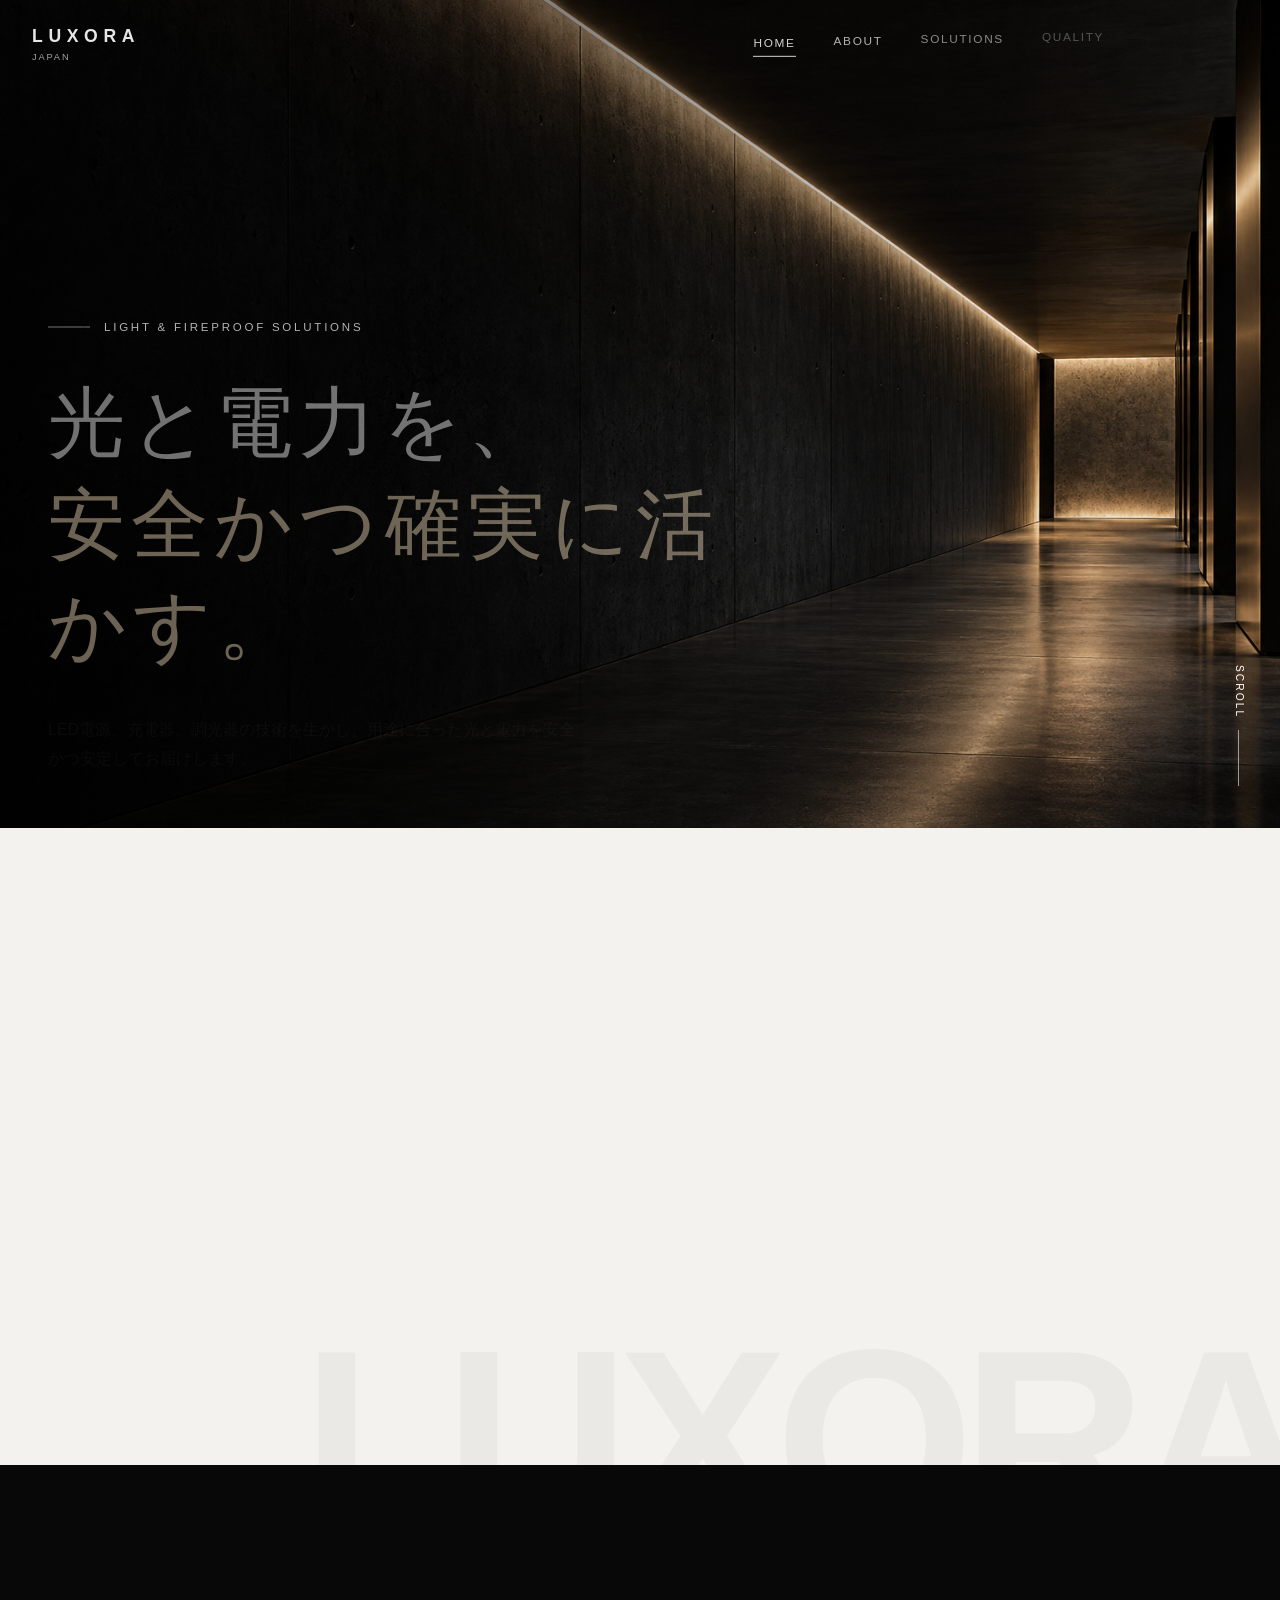
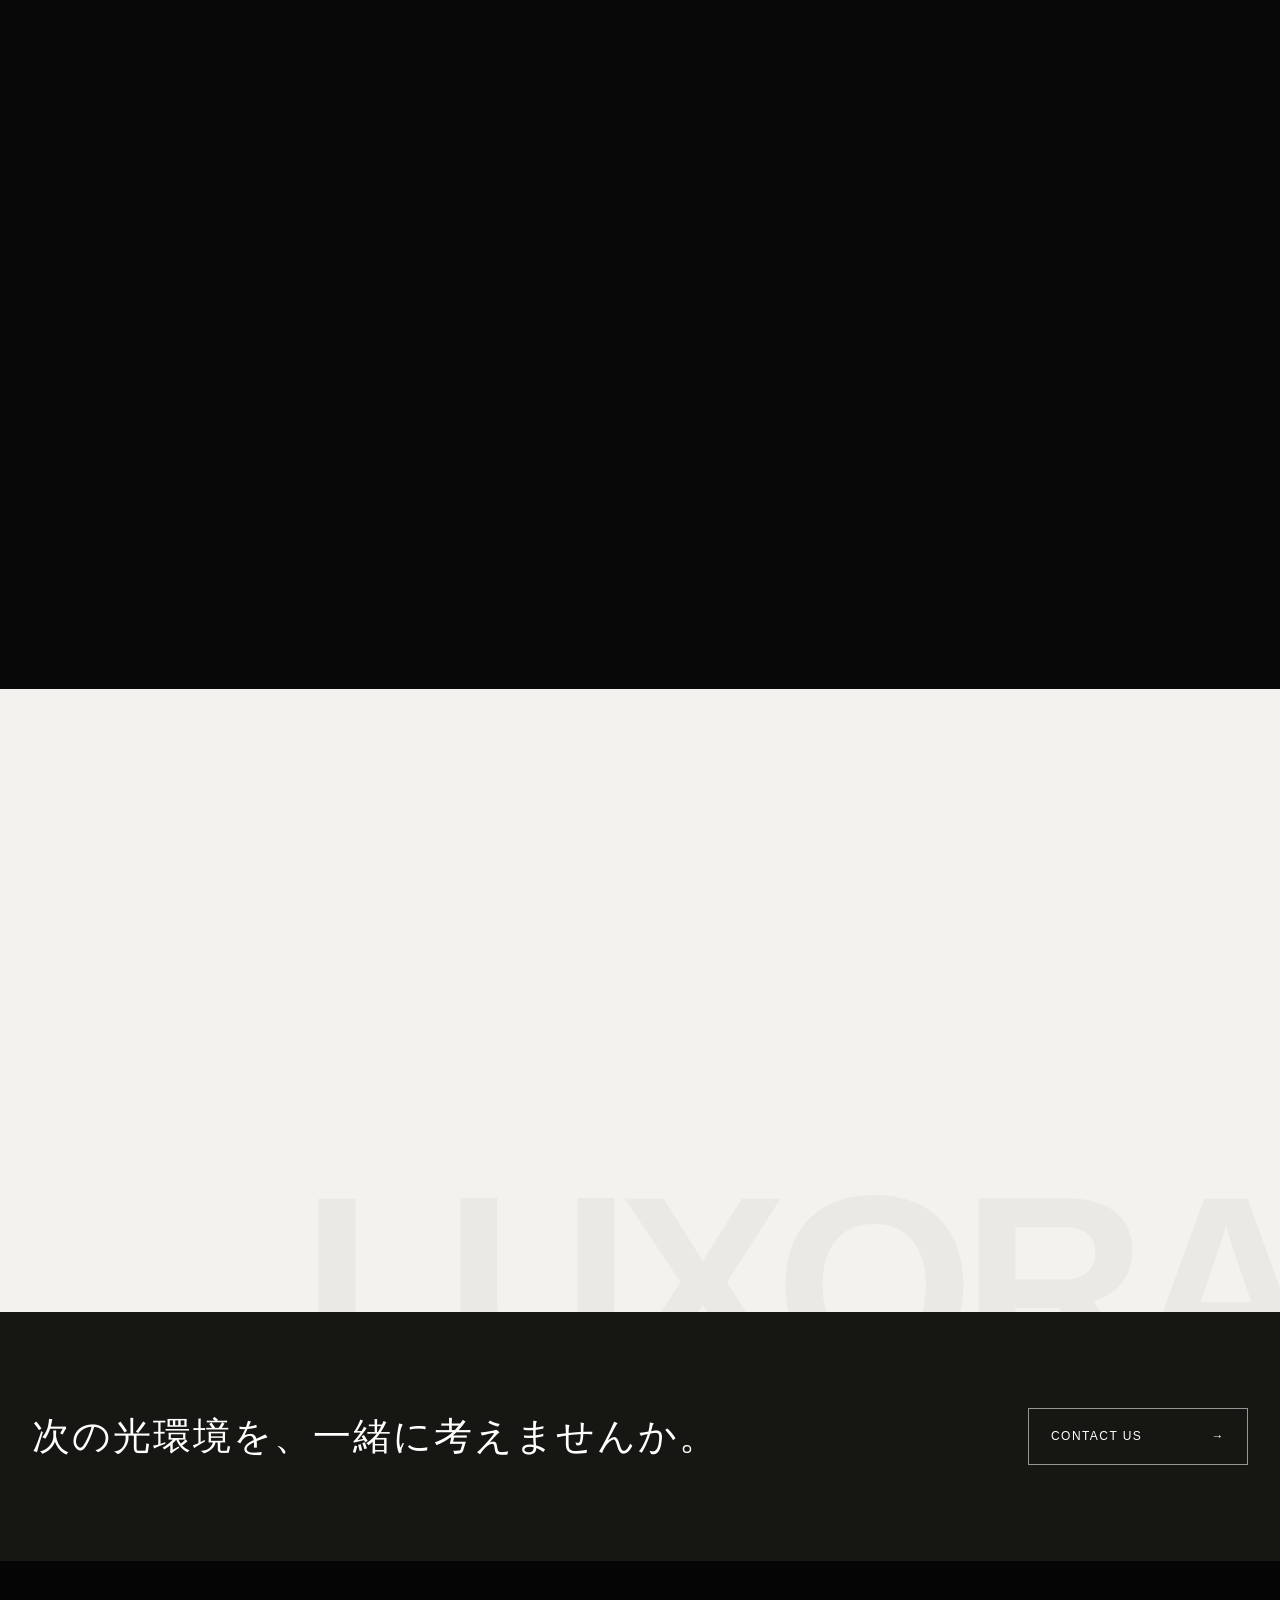
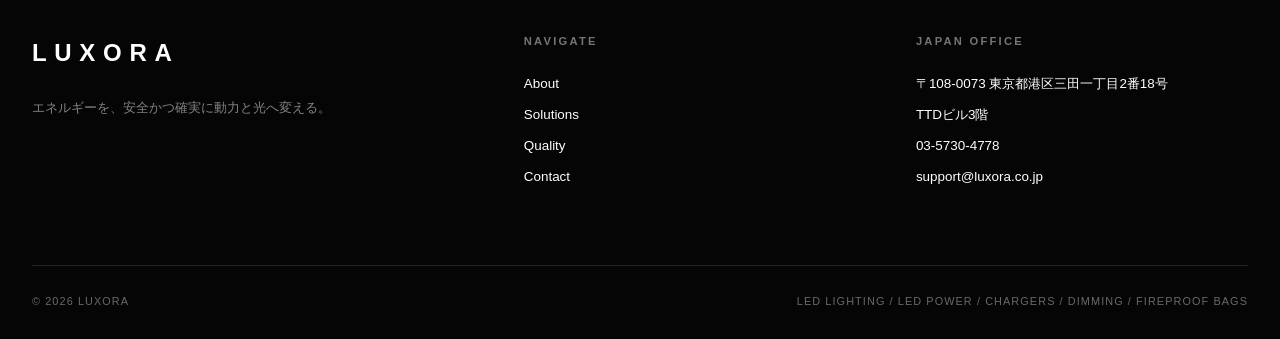
<file: index.html>
<!doctype html>
<html lang="ja">
<head>
  <meta charset="utf-8">
  <meta name="viewport" content="width=device-width, initial-scale=1"><meta http-equiv="Content-Security-Policy" content="default-src 'self'; base-uri 'self'; object-src 'none'; script-src 'self'; style-src 'self'; img-src 'self' data:; font-src 'self'; connect-src 'self'; form-action 'self'; frame-src 'none'; media-src 'self'; upgrade-insecure-requests"><meta name="referrer" content="strict-origin-when-cross-origin"><meta http-equiv="Permissions-Policy" content="camera=(), microphone=(), geolocation=(), payment=()">
  <meta name="description" content="Luxoraは、LED照明・LED電源、充電器、調光器、防火布製バッグ、ODM・OEM開発を通じて、日本のお客様に用途に合った製品と設計支援を提供します。"><link rel="canonical" href="https://www.luxora.co.jp/">
  <title>Luxora｜光と電力を、安全かつ確実に活かす。</title>
  <link rel="icon" type="image/svg+xml" href="assets/favicon.svg">
  <link rel="stylesheet" href="assets/styles.css">
  <script src="assets/gsap.min.js" defer></script><script src="assets/site.js" defer></script>
</head>
<body>
  <a class="skip-link" href="#main">本文へ移動</a>
  <header class="site-header">
    <div class="header-inner">
      <a class="wordmark" href="index.html" aria-label="Luxora ホーム">LUXORA<small>JAPAN</small></a>
      <button class="menu-toggle" type="button" aria-label="メニューを開く" aria-expanded="false"><span></span></button>
      <nav aria-label="メインナビゲーション">
        <ul class="nav-list">
          <li><a href="index.html" aria-current="page">Home</a></li>
          <li><a href="about/">About</a></li>
          <li><a href="solutions/">Solutions</a></li>
          <li><a href="quality/">Quality</a></li>
          <li><a class="nav-contact" href="contact/">Contact</a></li>
        </ul>
      </nav>
    </div>
  </header>
  <main id="main">
    <section class="home-hero" aria-labelledby="hero-title">
      <div class="hero-inner">
        <div>
          <p class="eyebrow">Light &amp; Fireproof Solutions</p>
          <h1 class="hero-title" id="hero-title">光と電力を、<br><span>安全かつ確実に活かす。</span></h1>
          <p class="hero-copy">LED電源、充電器、調光器の技術を生かし、用途に合った光と電力を安全かつ安定してお届けします。</p>
        </div>
        <div class="hero-index" aria-hidden="true">01 / 04</div>
      </div>
      <div class="scroll-cue" aria-hidden="true">Scroll</div>
    </section>

    <section class="section principle">
      <div class="container">
        <div class="section-head" data-reveal>
          <span class="section-number">01 — Philosophy</span>
          <h2 class="section-title"><span class="en">Precision creates comfort</span>精密さが、心地よさをつくる。</h2>
        </div>
        <div class="intro-grid" data-reveal>
          <p class="intro-copy">目に見える光だけでなく、<br>使う場面に合わせた機能性まで。<br>私たちは空間の質を支えます。</p>
          <div>
            <p class="intro-note">Luxoraは、台湾の技術を日本市場につなぐ会社です。LED照明・LED電源、充電器、調光器、防火布製バッグを取り扱うほか、お客様のニーズに応じたODM・OEM開発を行い、用途に合った製品と設計支援をご提供します。</p>
            <a class="text-link" href="about/">私たちについて</a>
          </div>
        </div>
      </div>
    </section>

    <section class="section section-dark">
      <div class="container">
        <div class="section-head" data-reveal>
          <span class="section-number">02 — Solutions</span>
          <h2 class="section-title"><span class="en">Five fields, one standard</span>光から機能性まで、ひとつの基準で。</h2>
        </div>
        <div class="solution-grid" data-reveal>
          <a class="solution-card" href="solutions/#lighting">
            <span class="card-index">01</span><div class="card-graphic line" aria-hidden="true"></div>
            <h3>LED照明／LED電源</h3><p>空間に合わせたLED照明・LED電源</p>
          </a>
          <a class="solution-card" href="solutions/#chargers">
            <span class="card-index">02</span><div class="card-graphic charger" aria-hidden="true"><span class="charger-body"><i></i></span></div>
            <h3>CHARGERS</h3><p>用途に合わせた各種充電器</p>
          </a>
          <a class="solution-card" href="solutions/#dimming">
            <span class="card-index">03</span><div class="card-graphic dial" aria-hidden="true"></div>
            <h3>DIMMING CONTROL</h3><p>自然で安定した調光制御</p>
          </a>
          <a class="solution-card" href="fireproof-bags/#product-dm" aria-label="防火布製バッグの製品資料を見る">
            <span class="card-index">04</span><div class="card-graphic fabric" aria-hidden="true"></div>
            <h3>FIREPROOF BAGS</h3><p>用途に合わせた防火布製バッグ</p>
          </a>
          <a class="solution-card" href="solutions/#custom">
            <span class="card-index">05</span><div class="card-graphic custom" aria-hidden="true"></div>
            <h3>CUSTOM SOLUTIONS</h3><p>要件に応えるODM・OEM開発</p>
          </a>
        </div>
      </div>
    </section>

    <section class="section principle">
      <div class="container principle-grid">
        <h2 class="principle-statement" data-reveal>堅実に、革新を。<br>技術に、誠実を。</h2>
        <div data-reveal>
          <p class="principle-copy">長く使われる製品には、目立たない部分まで妥協しない姿勢があります。設計、検証、供給、サポートまで、ひとつの品質思想でつなぎます。</p>
          <ol class="principle-list">
            <li><span>01</span><span>用途から考える設計提案</span></li>
            <li><span>02</span><span>LED電源、充電器、調光器を含む統合視点</span></li>
            <li><span>03</span><span>量産後まで見据えた品質管理</span></li>
          </ol>
          <a class="text-link" href="quality/">品質への取り組み</a>
        </div>
      </div>
    </section>

    <section class="cta-band">
      <div class="container cta-inner">
        <h2 class="cta-title">次の光環境を、一緒に考えませんか。</h2>
        <a class="outline-button" href="contact/"><span>Contact us</span><span>→</span></a>
      </div>
    </section>
  </main>
  <footer class="site-footer">
    <div class="container">
      <div class="footer-grid">
        <div class="footer-brand-wrap"><div class="footer-brand">LUXORA</div><p class="footer-note">エネルギーを、安全かつ確実に動力と光へ変える。</p></div>
        <div><h2 class="footer-heading">Navigate</h2><ul class="footer-links"><li><a href="about/">About</a></li><li><a href="solutions/">Solutions</a></li><li><a href="quality/">Quality</a></li><li><a href="contact/">Contact</a></li></ul></div>
        <div><h2 class="footer-heading">Japan Office</h2><ul class="footer-links"><li>〒108-0073 東京都港区三田一丁目2番18号<br>TTDビル3階</li><li><a href="tel:0357304778">03-5730-4778</a></li><li><a href="mailto:support@luxora.co.jp">support@luxora.co.jp</a></li></ul></div>
      </div>
      <div class="footer-bottom"><span>© <span data-year></span> LUXORA</span><span>LED LIGHTING / LED POWER / CHARGERS / DIMMING / FIREPROOF BAGS</span></div>
    </div>
  </footer>
</body>
</html>
</file>
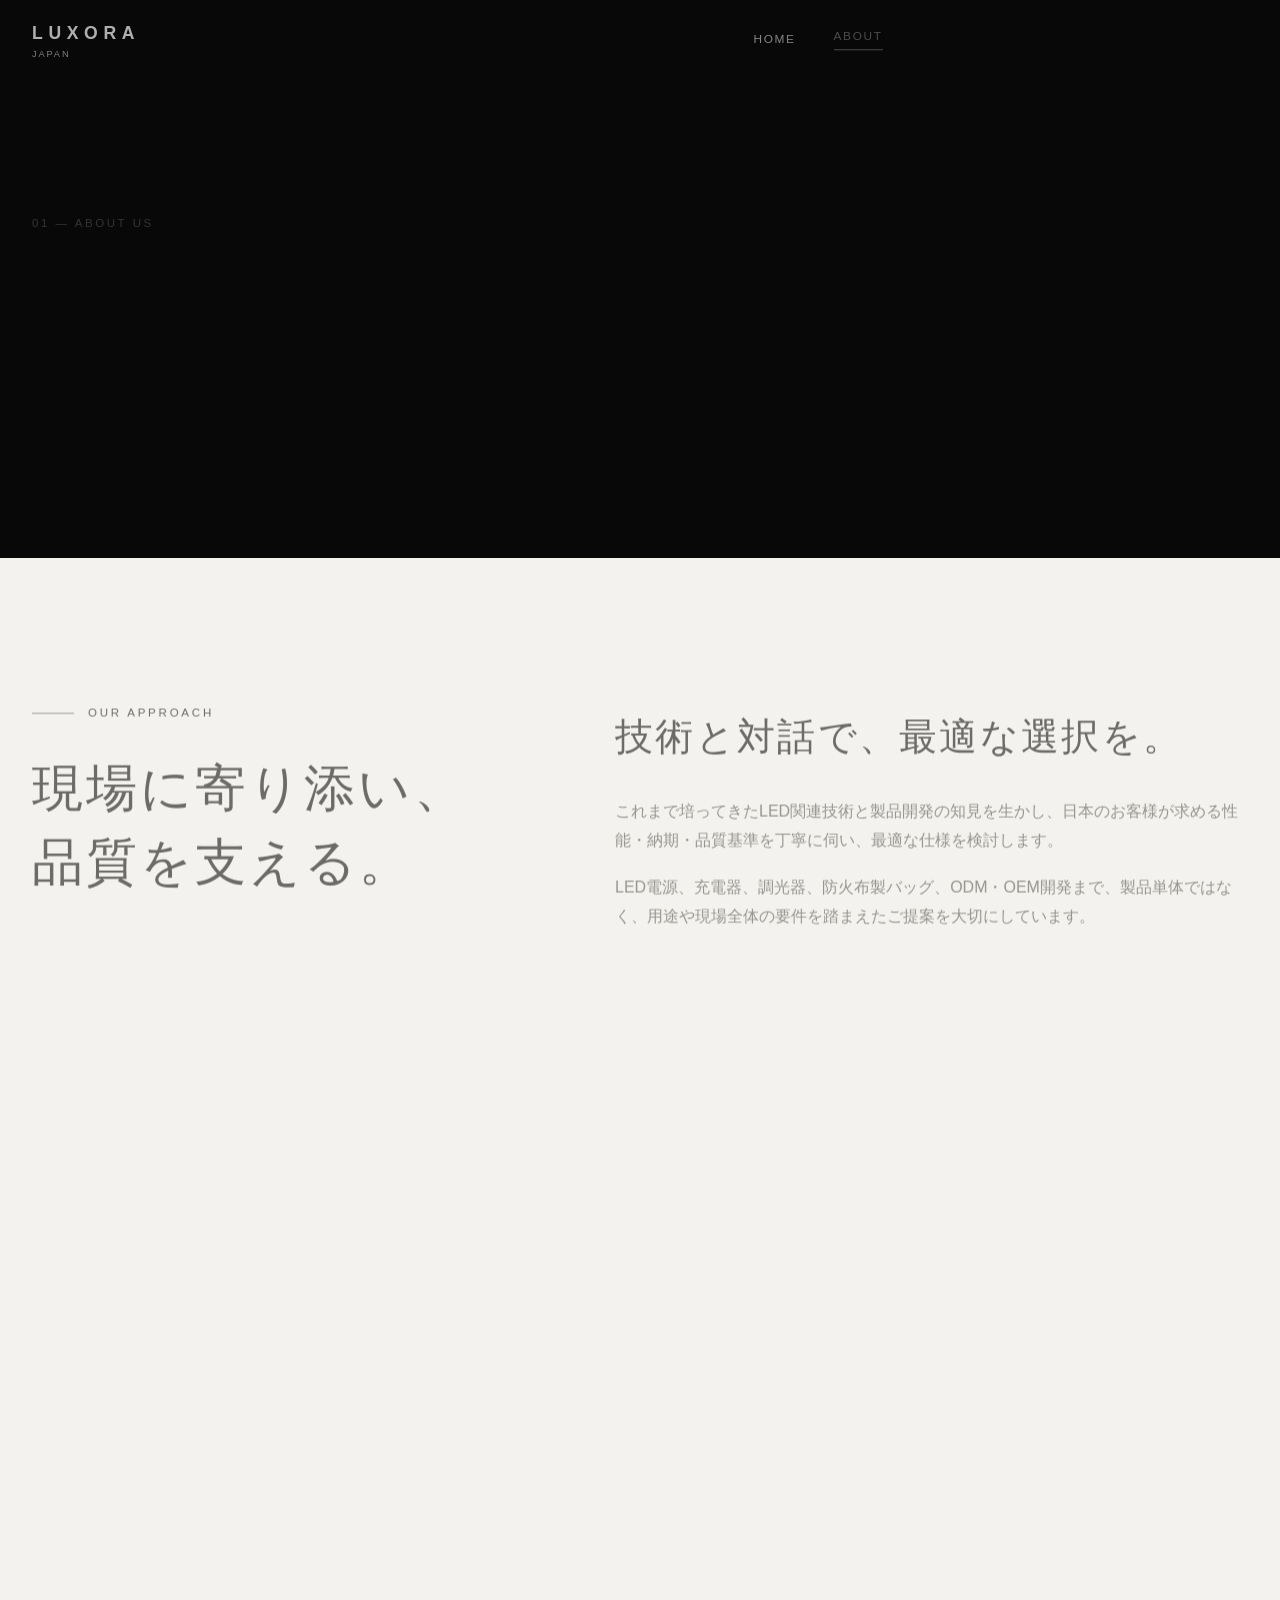
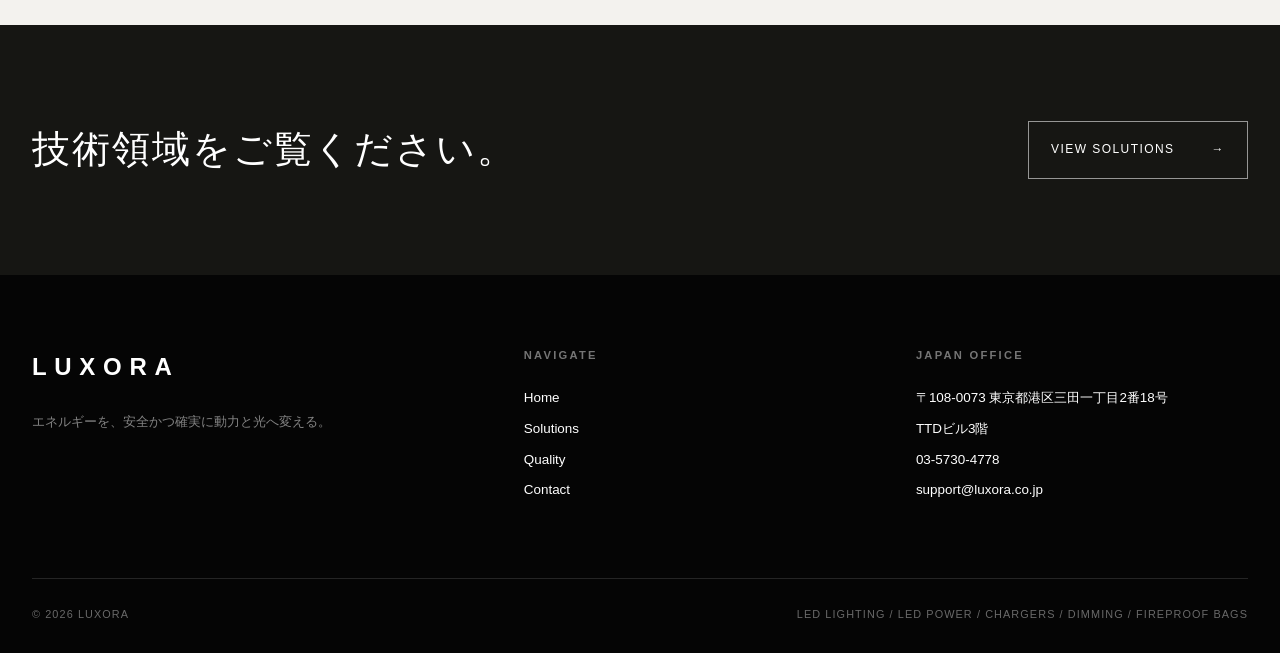
<file: about/index.html>
<!doctype html><html lang="ja"><head><meta charset="utf-8"><meta name="viewport" content="width=device-width, initial-scale=1"><meta http-equiv="Content-Security-Policy" content="default-src 'self'; base-uri 'self'; object-src 'none'; script-src 'self'; style-src 'self'; img-src 'self' data:; font-src 'self'; connect-src 'self'; form-action 'self'; frame-src 'none'; media-src 'self'; upgrade-insecure-requests"><meta name="referrer" content="strict-origin-when-cross-origin"><meta http-equiv="Permissions-Policy" content="camera=(), microphone=(), geolocation=(), payment=()"><meta name="description" content="Luxoraの企業理念と、技術・製品開発への取り組みをご紹介します。"><link rel="canonical" href="https://www.luxora.co.jp/about/"><title>About｜Luxora</title><link rel="icon" type="image/svg+xml" href="../assets/favicon.svg"><link rel="stylesheet" href="../assets/styles.css"><script src="../assets/gsap.min.js" defer></script><script src="../assets/site.js" defer></script></head>
<body><a class="skip-link" href="#main">本文へ移動</a><header class="site-header"><div class="header-inner"><a class="wordmark" href="../">LUXORA<small>JAPAN</small></a><button class="menu-toggle" type="button" aria-label="メニューを開く" aria-expanded="false"><span></span></button><nav aria-label="メインナビゲーション"><ul class="nav-list"><li><a href="../">Home</a></li><li><a href="../about/" aria-current="page">About</a></li><li><a href="../solutions/">Solutions</a></li><li><a href="../quality/">Quality</a></li><li><a class="nav-contact" href="../contact/">Contact</a></li></ul></nav></div></header>
<main id="main"><section class="page-hero"><div class="container"><p class="page-kicker">01 — About us</p><div><h1 class="page-title">確かな技術を、<br>日本の現場へ。</h1><p class="page-lead">Luxoraは、LED照明・LED電源、充電器、調光器、防火布製バッグ、ODM・OEM開発を通じて、日本のお客様の製品選定から開発までを支援します。</p></div></div></section>
<section class="section"><div class="container split-content"><div class="sticky-label" data-reveal><p class="eyebrow">Our approach</p><h2 class="section-title">現場に寄り添い、<br>品質を支える。</h2></div><div><div class="content-block" data-reveal><h2>技術と対話で、最適な選択を。</h2><p>これまで培ってきたLED関連技術と製品開発の知見を生かし、日本のお客様が求める性能・納期・品質基準を丁寧に伺い、最適な仕様を検討します。</p><p>LED電源、充電器、調光器、防火布製バッグ、ODM・OEM開発まで、製品単体ではなく、用途や現場全体の要件を踏まえたご提案を大切にしています。</p></div><div class="content-block" data-reveal><h2>Company profile</h2><dl class="data-list"><div class="data-row"><dt>会社名</dt><dd>ルックオラ（Luxora）</dd></div><div class="data-row"><dt>事業内容</dt><dd>LED照明・LED電源、充電器、調光器、防火布製バッグ、ODM・OEM開発</dd></div><div class="data-row"><dt>日本本社</dt><dd>〒108-0073 東京都港区三田一丁目2番18号 TTDビル3階</dd></div><div class="data-row"><dt>連絡先</dt><dd><a href="tel:0357304778">03-5730-4778</a>／<a href="mailto:support@luxora.co.jp">support@luxora.co.jp</a></dd></div></dl></div></div></div></section>
<section class="cta-band"><div class="container cta-inner"><h2 class="cta-title">技術領域をご覧ください。</h2><a class="outline-button" href="../solutions/"><span>View solutions</span><span>→</span></a></div></section></main>
<footer class="site-footer"><div class="container"><div class="footer-grid"><div class="footer-brand-wrap"><div class="footer-brand">LUXORA</div><p class="footer-note">エネルギーを、安全かつ確実に動力と光へ変える。</p></div><div><h2 class="footer-heading">Navigate</h2><ul class="footer-links"><li><a href="../">Home</a></li><li><a href="../solutions/">Solutions</a></li><li><a href="../quality/">Quality</a></li><li><a href="../contact/">Contact</a></li></ul></div><div><h2 class="footer-heading">Japan Office</h2><ul class="footer-links"><li>〒108-0073 東京都港区三田一丁目2番18号<br>TTDビル3階</li><li><a href="tel:0357304778">03-5730-4778</a></li><li><a href="mailto:support@luxora.co.jp">support@luxora.co.jp</a></li></ul></div></div><div class="footer-bottom"><span>© <span data-year></span> LUXORA</span><span>LED LIGHTING / LED POWER / CHARGERS / DIMMING / FIREPROOF BAGS</span></div></div></footer></body></html>
</file>
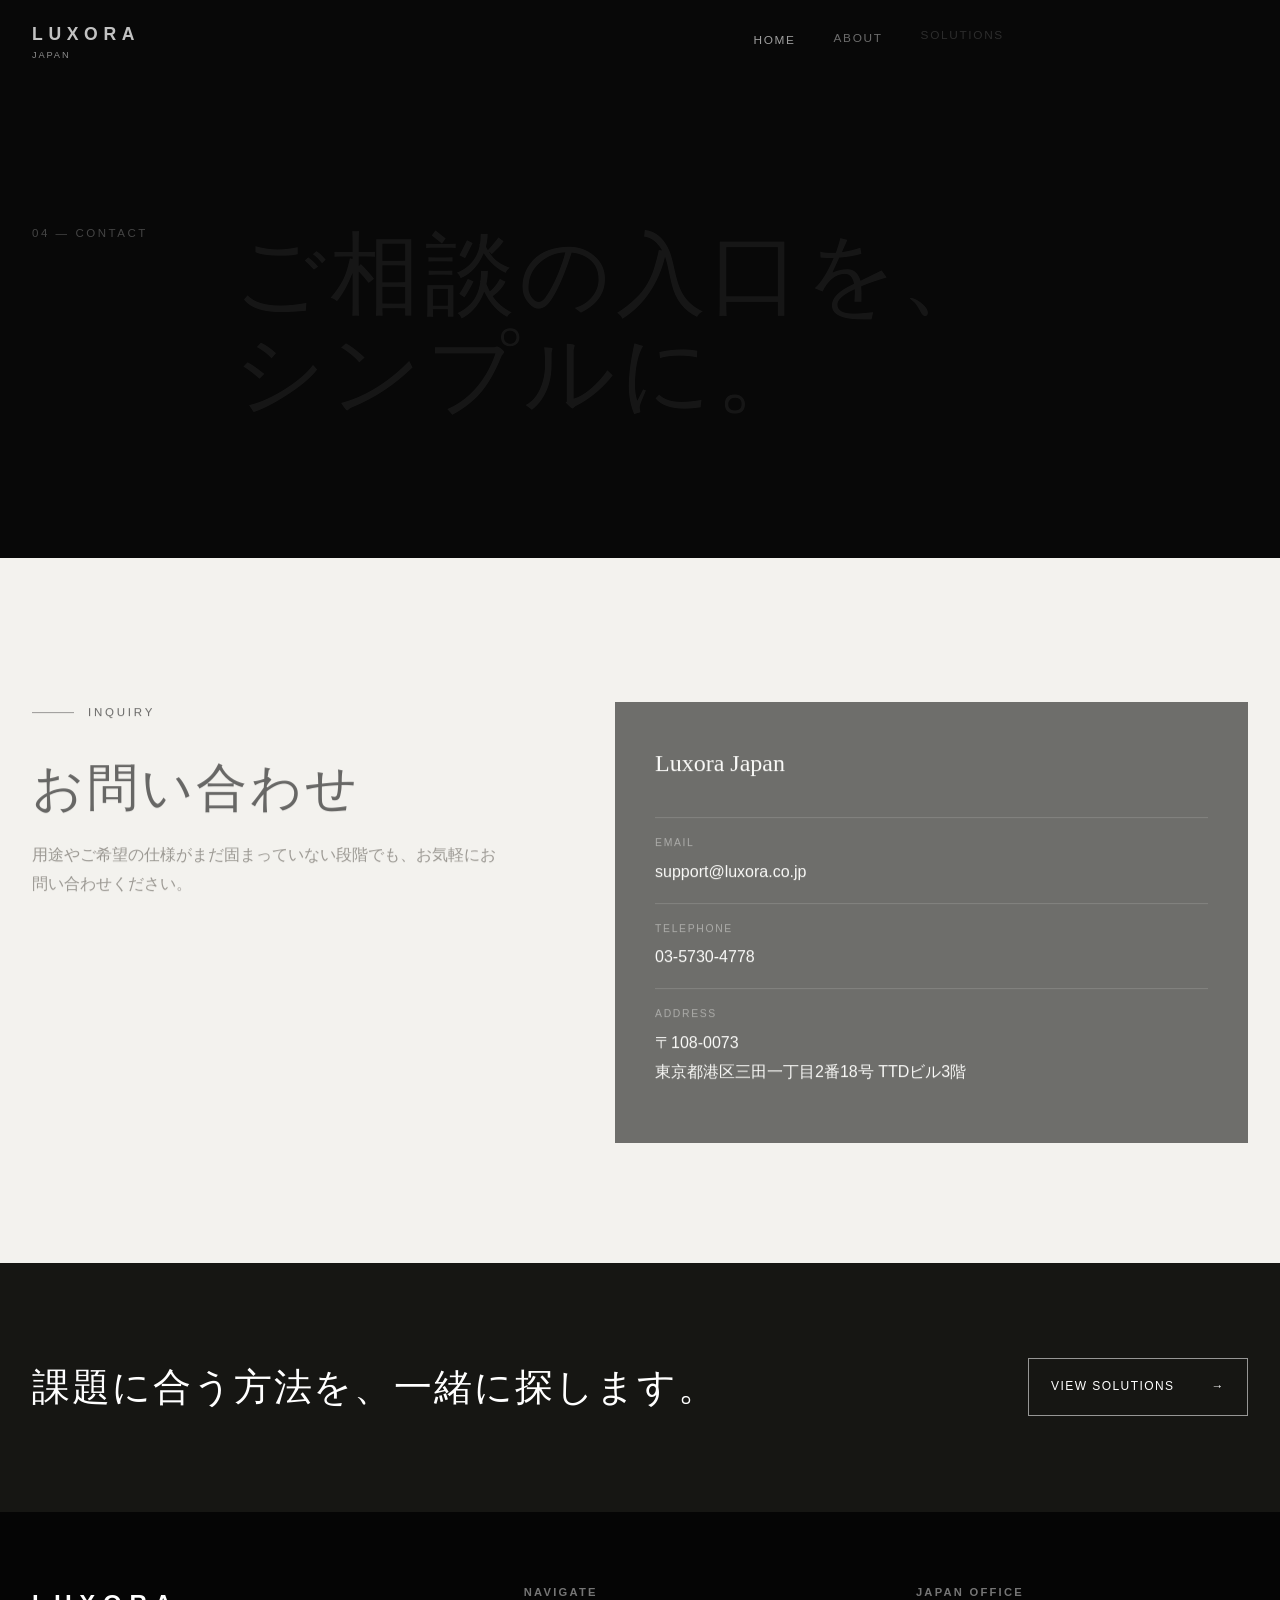
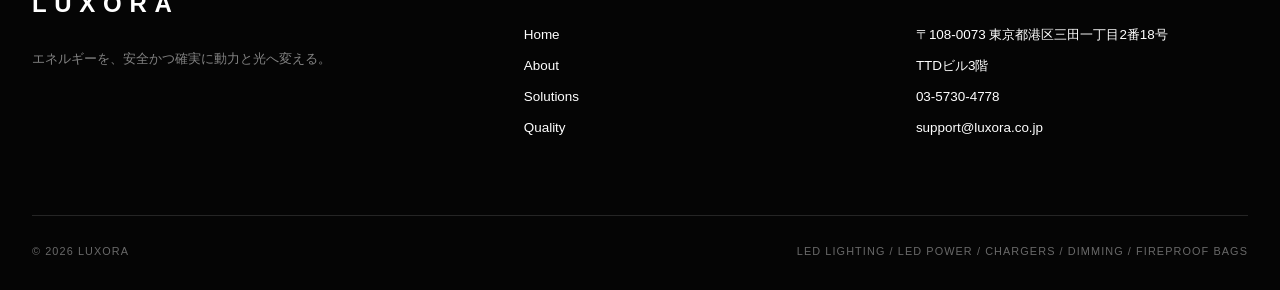
<file: contact/index.html>
<!doctype html><html lang="ja"><head><meta charset="utf-8"><meta name="viewport" content="width=device-width, initial-scale=1"><meta http-equiv="Content-Security-Policy" content="default-src 'self'; base-uri 'self'; object-src 'none'; script-src 'self'; style-src 'self'; img-src 'self' data:; font-src 'self'; connect-src 'self'; form-action 'self'; frame-src 'none'; media-src 'self'; upgrade-insecure-requests"><meta name="referrer" content="strict-origin-when-cross-origin"><meta http-equiv="Permissions-Policy" content="camera=(), microphone=(), geolocation=(), payment=()"><meta name="description" content="Luxoraへの製品、仕様、ODM・OEM開発に関するお問い合わせ窓口です。"><link rel="canonical" href="https://www.luxora.co.jp/contact/"><title>Contact｜Luxora</title><link rel="icon" type="image/svg+xml" href="../assets/favicon.svg"><link rel="stylesheet" href="../assets/styles.css"><script src="../assets/gsap.min.js" defer></script><script src="../assets/site.js" defer></script></head>
<body><a class="skip-link" href="#main">本文へ移動</a><header class="site-header"><div class="header-inner"><a class="wordmark" href="../">LUXORA<small>JAPAN</small></a><button class="menu-toggle" type="button" aria-label="メニューを開く" aria-expanded="false"><span></span></button><nav aria-label="メインナビゲーション"><ul class="nav-list"><li><a href="../">Home</a></li><li><a href="../about/">About</a></li><li><a href="../solutions/">Solutions</a></li><li><a href="../quality/">Quality</a></li><li><a class="nav-contact" href="../contact/" aria-current="page">Contact</a></li></ul></nav></div></header>
<main id="main"><section class="page-hero"><div class="container"><p class="page-kicker">04 — Contact</p><div><h1 class="page-title">ご相談の入口を、<br>シンプルに。</h1><p class="page-lead">製品選定や仕様確認、ODM・OEM開発について、検討段階からお気軽にご相談ください。</p></div></div></section>
<section class="section"><div class="container contact-layout"><div data-reveal><p class="eyebrow">Inquiry</p><h2 class="section-title">お問い合わせ</h2><p class="contact-note">用途やご希望の仕様がまだ固まっていない段階でも、お気軽にお問い合わせください。</p></div><div class="contact-card" data-reveal><h2>Luxora Japan</h2><ul class="contact-lines"><li><span>Email</span><a href="mailto:support@luxora.co.jp">support@luxora.co.jp</a></li><li><span>Telephone</span><a href="tel:0357304778">03-5730-4778</a></li><li><span>Address</span>〒108-0073<br>東京都港区三田一丁目2番18号 TTDビル3階</li></ul></div></div></section>
<section class="cta-band"><div class="container cta-inner"><h2 class="cta-title">課題に合う方法を、一緒に探します。</h2><a class="outline-button" href="../solutions/"><span>View solutions</span><span>→</span></a></div></section></main>
<footer class="site-footer"><div class="container"><div class="footer-grid"><div class="footer-brand-wrap"><div class="footer-brand">LUXORA</div><p class="footer-note">エネルギーを、安全かつ確実に動力と光へ変える。</p></div><div><h2 class="footer-heading">Navigate</h2><ul class="footer-links"><li><a href="../">Home</a></li><li><a href="../about/">About</a></li><li><a href="../solutions/">Solutions</a></li><li><a href="../quality/">Quality</a></li></ul></div><div><h2 class="footer-heading">Japan Office</h2><ul class="footer-links"><li>〒108-0073 東京都港区三田一丁目2番18号<br>TTDビル3階</li><li><a href="tel:0357304778">03-5730-4778</a></li><li><a href="mailto:support@luxora.co.jp">support@luxora.co.jp</a></li></ul></div></div><div class="footer-bottom"><span>© <span data-year></span> LUXORA</span><span>LED LIGHTING / LED POWER / CHARGERS / DIMMING / FIREPROOF BAGS</span></div></div></footer></body></html>
</file>
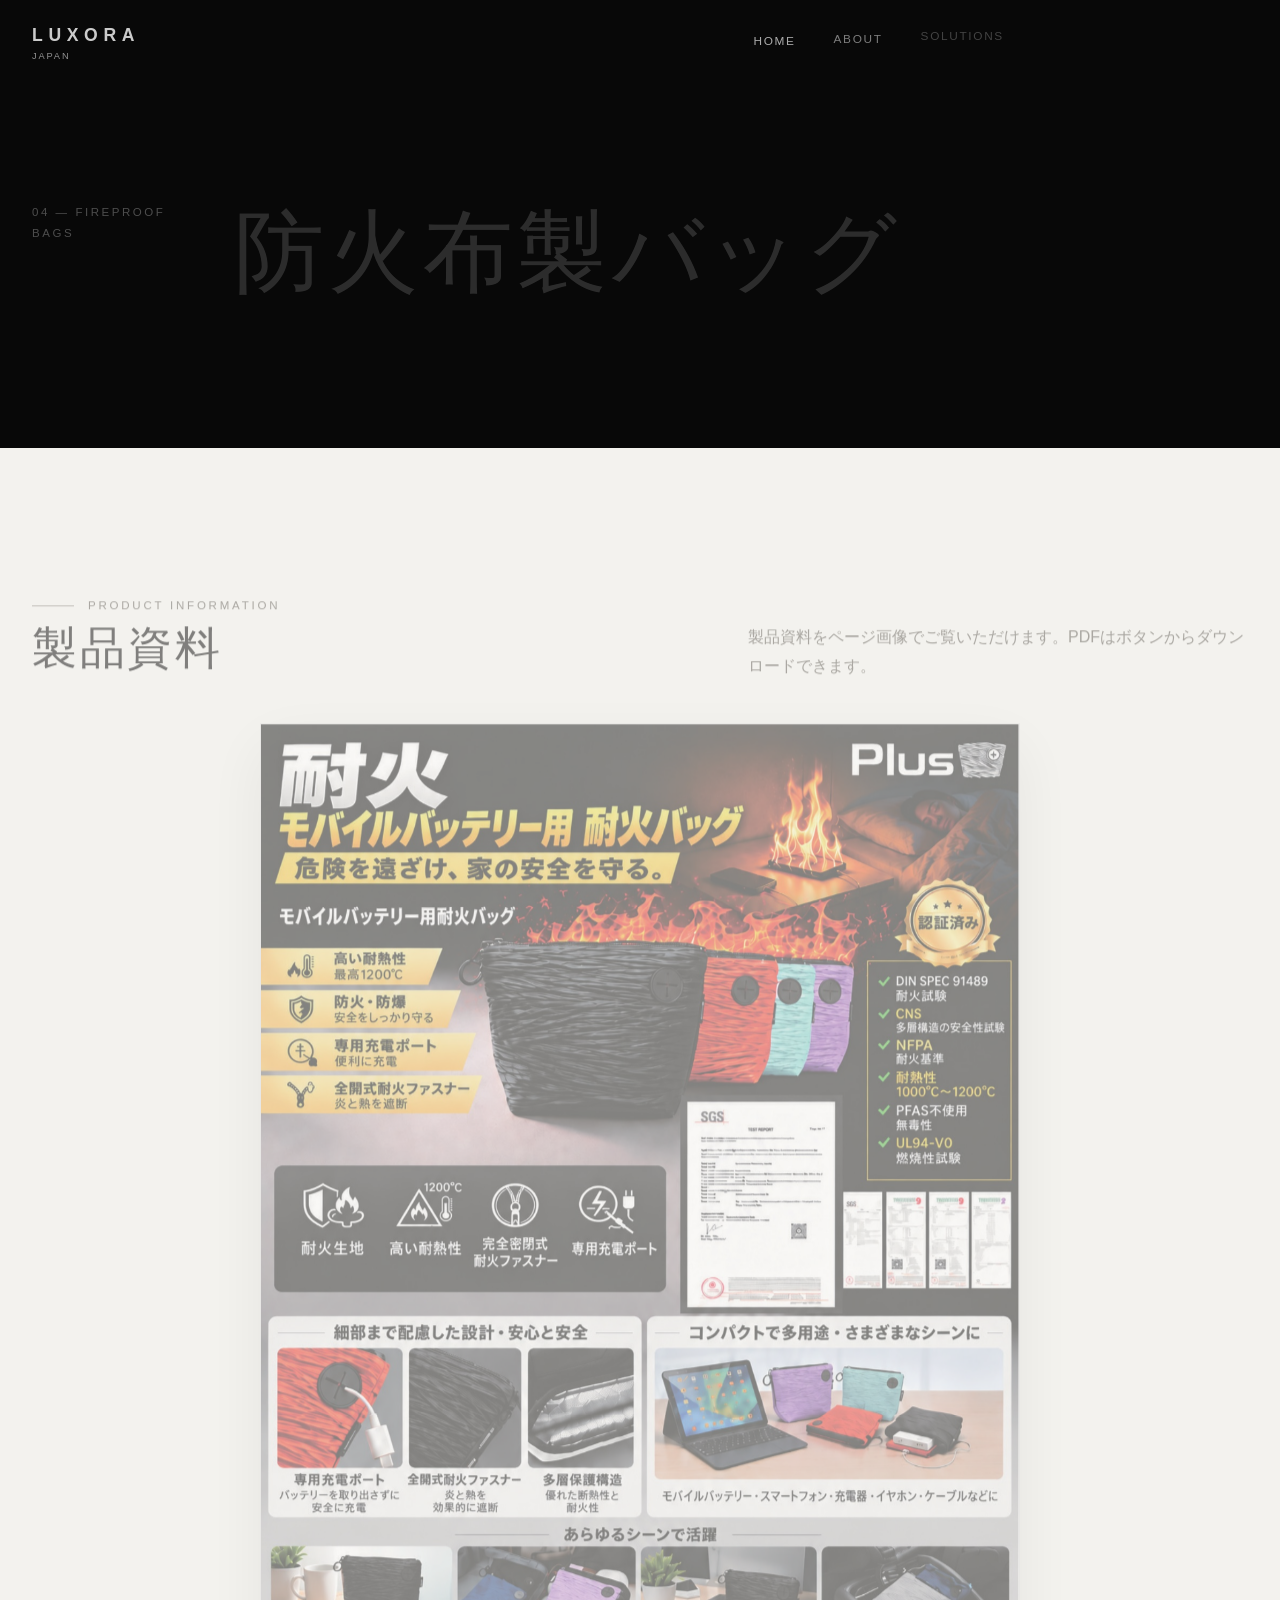
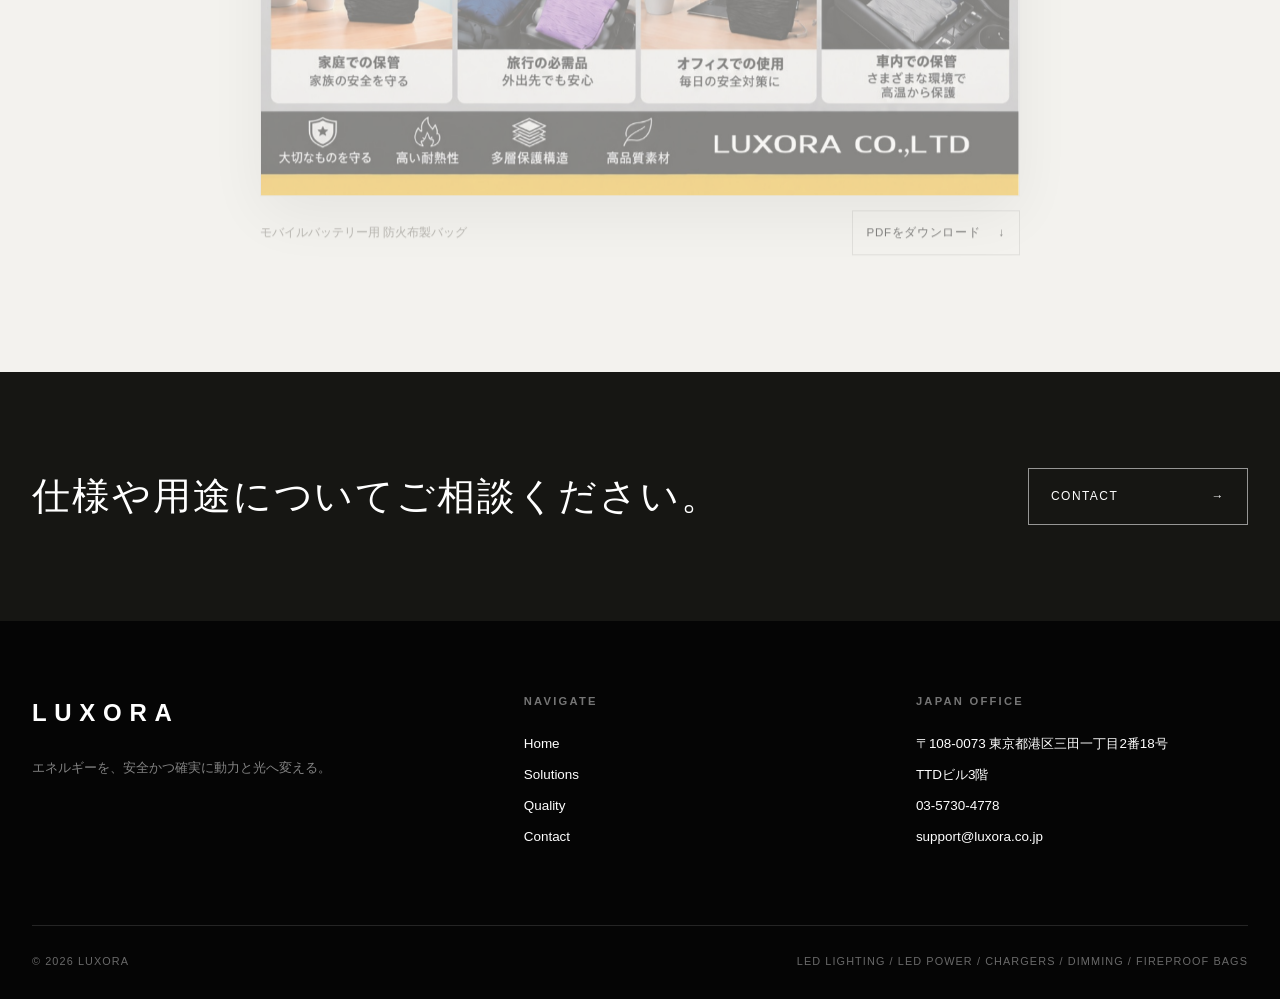
<file: fireproof-bags/index.html>
<!doctype html>
<html lang="ja">
<head>
  <meta charset="utf-8">
  <meta name="viewport" content="width=device-width, initial-scale=1">
  <meta http-equiv="Content-Security-Policy" content="default-src 'self'; base-uri 'self'; object-src 'none'; script-src 'self'; style-src 'self'; img-src 'self' data:; font-src 'self'; connect-src 'self'; form-action 'self'; frame-src 'none'; media-src 'self'; upgrade-insecure-requests">
  <meta name="referrer" content="strict-origin-when-cross-origin">
  <meta http-equiv="Permissions-Policy" content="camera=(), microphone=(), geolocation=(), payment=()">
  <meta name="description" content="モバイルバッテリー用防火布製バッグの製品資料をご覧いただけます。">
  <link rel="canonical" href="https://www.luxora.co.jp/fireproof-bags/">
  <title>防火布製バッグ｜Luxora</title>
  <link rel="icon" type="image/svg+xml" href="../assets/favicon.svg">
  <link rel="stylesheet" href="../assets/styles.css?v=20261021-preview">
  <script src="../assets/gsap.min.js" defer></script>
  <script src="../assets/site.js" defer></script>
</head>
<body>
  <a class="skip-link" href="#main">本文へ移動</a>
  <header class="site-header">
    <div class="header-inner">
      <a class="wordmark" href="../">LUXORA<small>JAPAN</small></a>
      <button class="menu-toggle" type="button" aria-label="メニューを開く" aria-expanded="false"><span></span></button>
      <nav aria-label="メインナビゲーション">
        <ul class="nav-list">
          <li><a href="../">Home</a></li>
          <li><a href="../about/">About</a></li>
          <li><a href="../solutions/">Solutions</a></li>
          <li><a href="../quality/">Quality</a></li>
          <li><a class="nav-contact" href="../contact/">Contact</a></li>
        </ul>
      </nav>
    </div>
  </header>

  <main id="main">
    <section class="page-hero fireproof-hero">
      <div class="container">
        <p class="page-kicker">04 — Fireproof Bags</p>
        <div>
          <h1 class="page-title">防火布製バッグ</h1>
          <p class="page-lead">モバイルバッテリー用防火バッグの特徴や使用イメージを、製品資料でご覧いただけます。</p>
        </div>
      </div>
    </section>

    <section class="section fireproof-detail" id="product-dm">
      <div class="container">
        <div class="fireproof-detail-head" data-reveal>
          <div>
            <p class="eyebrow">Product information</p>
            <h2 class="section-title">製品資料</h2>
          </div>
          <p>製品資料をページ画像でご覧いただけます。PDFはボタンからダウンロードできます。</p>
        </div>
        <figure class="fireproof-poster product-pdf-card" data-reveal>
          <img class="product-sheet-preview" src="../assets/product-dm/previews/fireproof-bag-ja.jpg" width="1415" height="2000" alt="モバイルバッテリー用防火布製バッグの製品資料" loading="lazy" decoding="async">
          <figcaption><span>モバイルバッテリー用 防火布製バッグ</span><a class="pdf-download-button" href="../assets/product-dm/fireproof-bag-ja.pdf" download="Luxora-fireproof-bag-ja.pdf">PDFをダウンロード <span aria-hidden="true">↓</span></a></figcaption>
        </figure>
      </div>
    </section>

    <section class="cta-band">
      <div class="container cta-inner">
        <h2 class="cta-title">仕様や用途についてご相談ください。</h2>
        <a class="outline-button" href="../contact/"><span>Contact</span><span>→</span></a>
      </div>
    </section>
  </main>

  <footer class="site-footer">
    <div class="container">
      <div class="footer-grid">
        <div class="footer-brand-wrap"><div class="footer-brand">LUXORA</div><p class="footer-note">エネルギーを、安全かつ確実に動力と光へ変える。</p></div>
        <div><h2 class="footer-heading">Navigate</h2><ul class="footer-links"><li><a href="../">Home</a></li><li><a href="../solutions/">Solutions</a></li><li><a href="../quality/">Quality</a></li><li><a href="../contact/">Contact</a></li></ul></div>
        <div><h2 class="footer-heading">Japan Office</h2><ul class="footer-links"><li>〒108-0073 東京都港区三田一丁目2番18号<br>TTDビル3階</li><li><a href="tel:0357304778">03-5730-4778</a></li><li><a href="mailto:support@luxora.co.jp">support@luxora.co.jp</a></li></ul></div>
      </div>
      <div class="footer-bottom"><span>© <span data-year></span> LUXORA</span><span>LED LIGHTING / LED POWER / CHARGERS / DIMMING / FIREPROOF BAGS</span></div>
    </div>
  </footer>
</body>
</html>
</file>
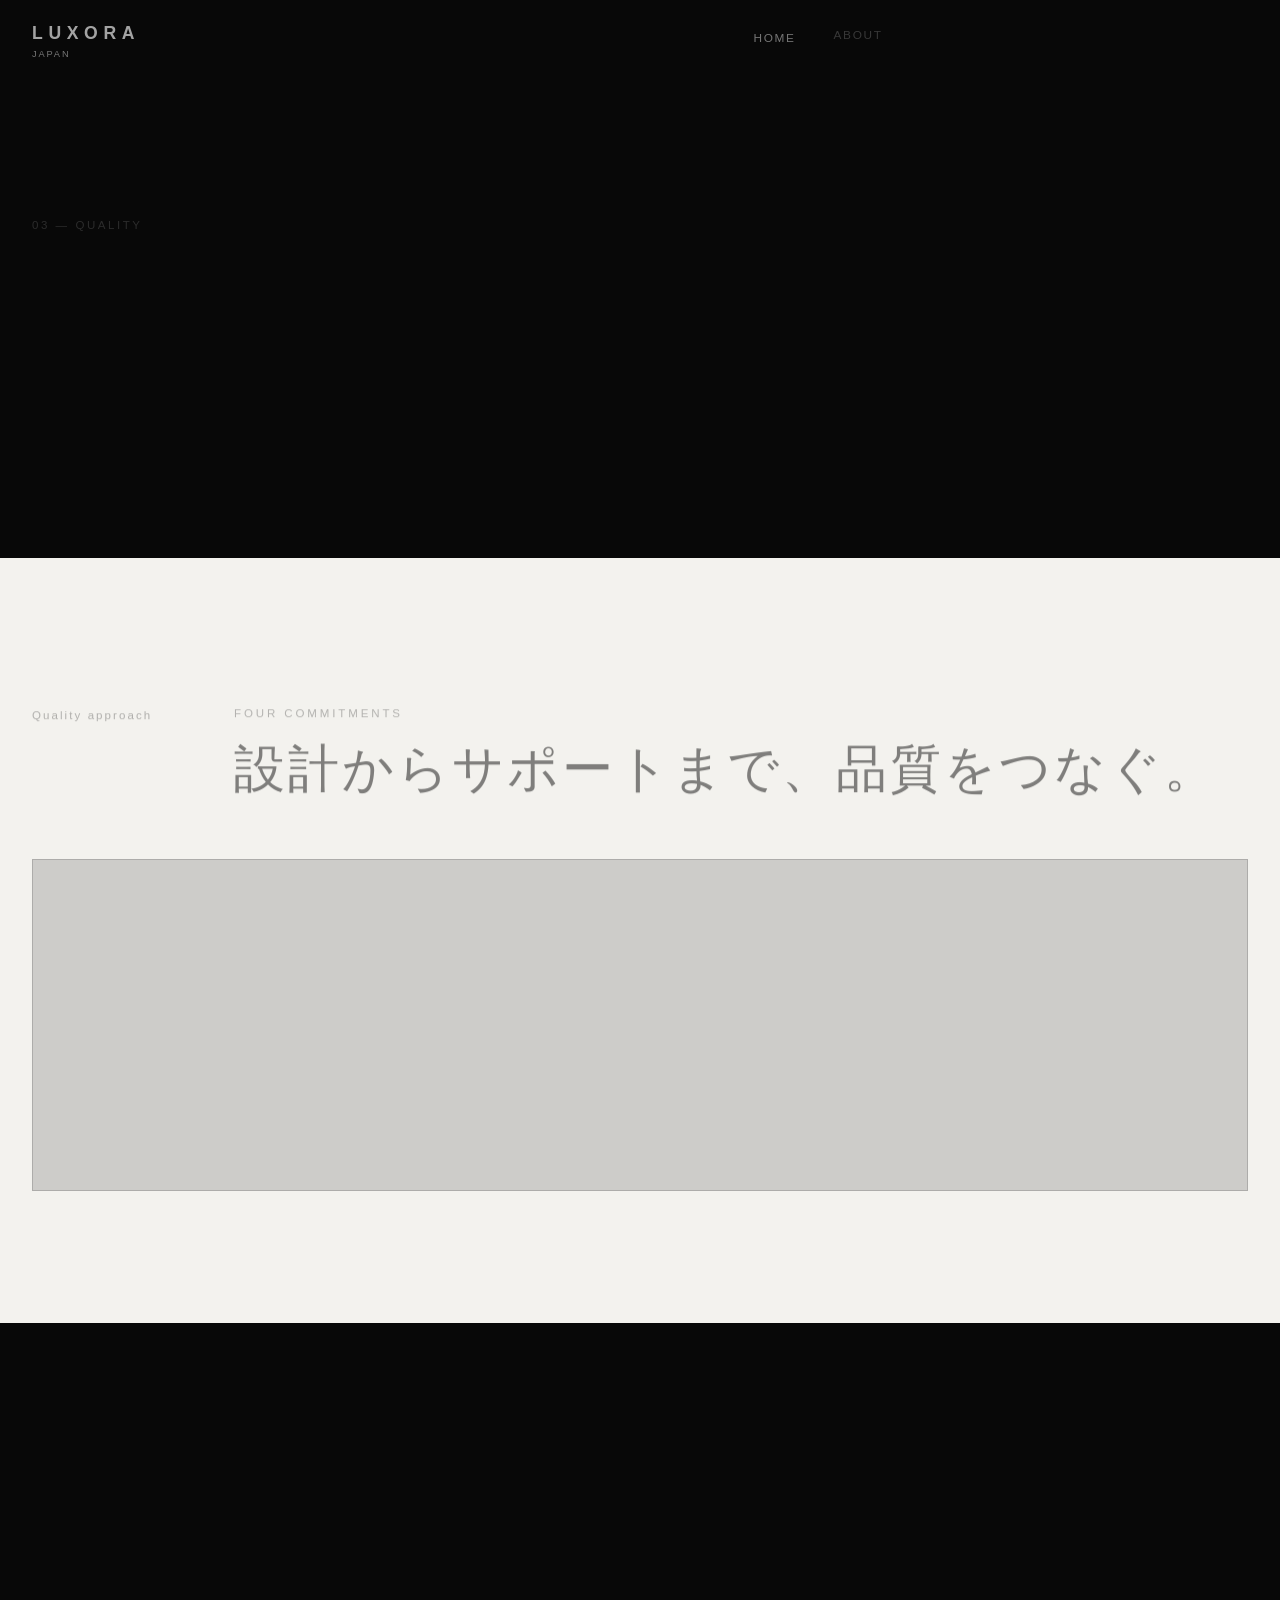
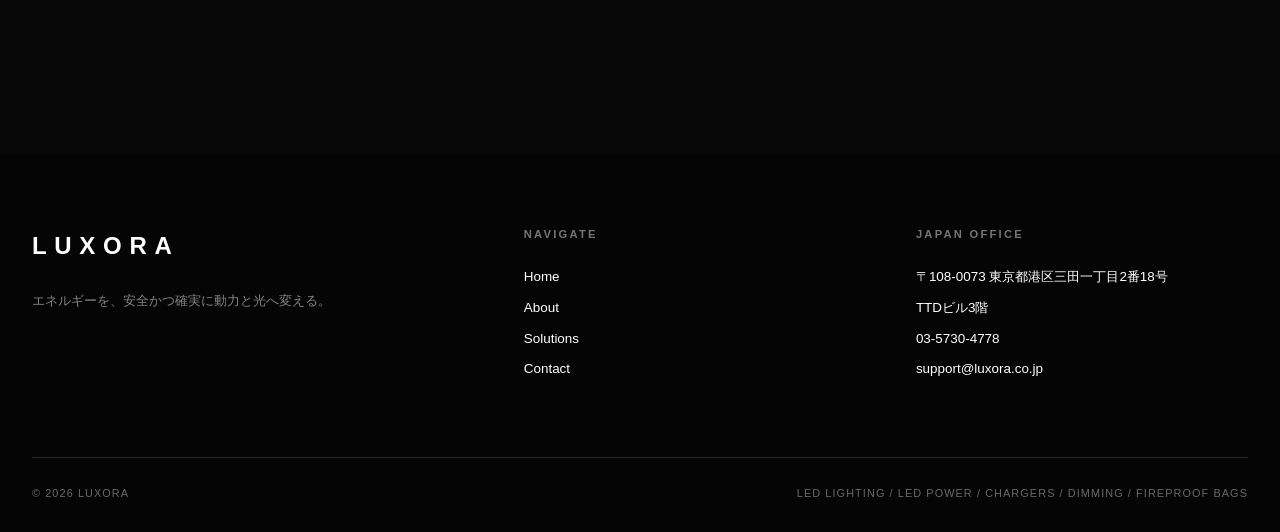
<file: quality/index.html>
<!doctype html><html lang="ja"><head><meta charset="utf-8"><meta name="viewport" content="width=device-width, initial-scale=1"><meta http-equiv="Content-Security-Policy" content="default-src 'self'; base-uri 'self'; object-src 'none'; script-src 'self'; style-src 'self'; img-src 'self' data:; font-src 'self'; connect-src 'self'; form-action 'self'; frame-src 'none'; media-src 'self'; upgrade-insecure-requests"><meta name="referrer" content="strict-origin-when-cross-origin"><meta http-equiv="Permissions-Policy" content="camera=(), microphone=(), geolocation=(), payment=()"><meta name="description" content="Luxoraの品質に対する考え方と、設計・検証・供給・サポートの方針をご紹介します。"><link rel="canonical" href="https://www.luxora.co.jp/quality/"><title>Quality｜Luxora</title><link rel="icon" type="image/svg+xml" href="../assets/favicon.svg"><link rel="stylesheet" href="../assets/styles.css"><script src="../assets/gsap.min.js" defer></script><script src="../assets/site.js" defer></script></head>
<body><a class="skip-link" href="#main">本文へ移動</a><header class="site-header"><div class="header-inner"><a class="wordmark" href="../">LUXORA<small>JAPAN</small></a><button class="menu-toggle" type="button" aria-label="メニューを開く" aria-expanded="false"><span></span></button><nav aria-label="メインナビゲーション"><ul class="nav-list"><li><a href="../">Home</a></li><li><a href="../about/">About</a></li><li><a href="../solutions/">Solutions</a></li><li><a href="../quality/" aria-current="page">Quality</a></li><li><a class="nav-contact" href="../contact/">Contact</a></li></ul></nav></div></header>
<main id="main"><section class="page-hero"><div class="container"><p class="page-kicker">03 — Quality</p><div><h1 class="page-title">長く使える品質を、<br>見えない部分から。</h1><p class="page-lead">品質は、数値で示せる性能だけではありません。安定性や再現性、納入後のサポートまで含め、製品のライフサイクル全体を見据えています。</p></div></div></section>
<section class="section"><div class="container"><div class="section-head" data-reveal><span class="section-number">Quality approach</span><h2 class="section-title"><span class="en">Four commitments</span>設計からサポートまで、品質をつなぐ。</h2></div><div class="quality-grid"><article class="quality-card" data-reveal><span class="num">01</span><h2>要件の整理</h2><p>使用環境、負荷、制御方式、求められる寿命などを事前に確認し、必要な性能を明確にします。</p></article><article class="quality-card" data-reveal><span class="num">02</span><h2>設計と検証</h2><p>製品単体だけでなく、周辺機器との組み合わせや実際の使用環境も踏まえて検討します。</p></article><article class="quality-card" data-reveal><span class="num">03</span><h2>安定供給</h2><p>量産後の安定供給を見据え、仕様・品質・供給体制のバランスを整えます。</p></article></div></div></section>
<section class="section section-dark"><div class="container principle-grid"><h2 class="principle-statement" data-reveal>信頼は、<br>積み重ねから。</h2><div data-reveal><p class="principle-copy" style="color:rgba(255,255,255,.62)">ご要望や使用条件に一つひとつ向き合い、必要な確認を丁寧に重ねる。その積み重ねが、安定した製品と長期的な信頼につながると考えています。</p><a class="text-link" href="../contact/">品質・仕様について相談する</a></div></div></section></main>
<footer class="site-footer"><div class="container"><div class="footer-grid"><div class="footer-brand-wrap"><div class="footer-brand">LUXORA</div><p class="footer-note">エネルギーを、安全かつ確実に動力と光へ変える。</p></div><div><h2 class="footer-heading">Navigate</h2><ul class="footer-links"><li><a href="../">Home</a></li><li><a href="../about/">About</a></li><li><a href="../solutions/">Solutions</a></li><li><a href="../contact/">Contact</a></li></ul></div><div><h2 class="footer-heading">Japan Office</h2><ul class="footer-links"><li>〒108-0073 東京都港区三田一丁目2番18号<br>TTDビル3階</li><li><a href="tel:0357304778">03-5730-4778</a></li><li><a href="mailto:support@luxora.co.jp">support@luxora.co.jp</a></li></ul></div></div><div class="footer-bottom"><span>© <span data-year></span> LUXORA</span><span>LED LIGHTING / LED POWER / CHARGERS / DIMMING / FIREPROOF BAGS</span></div></div></footer></body></html>
</file>
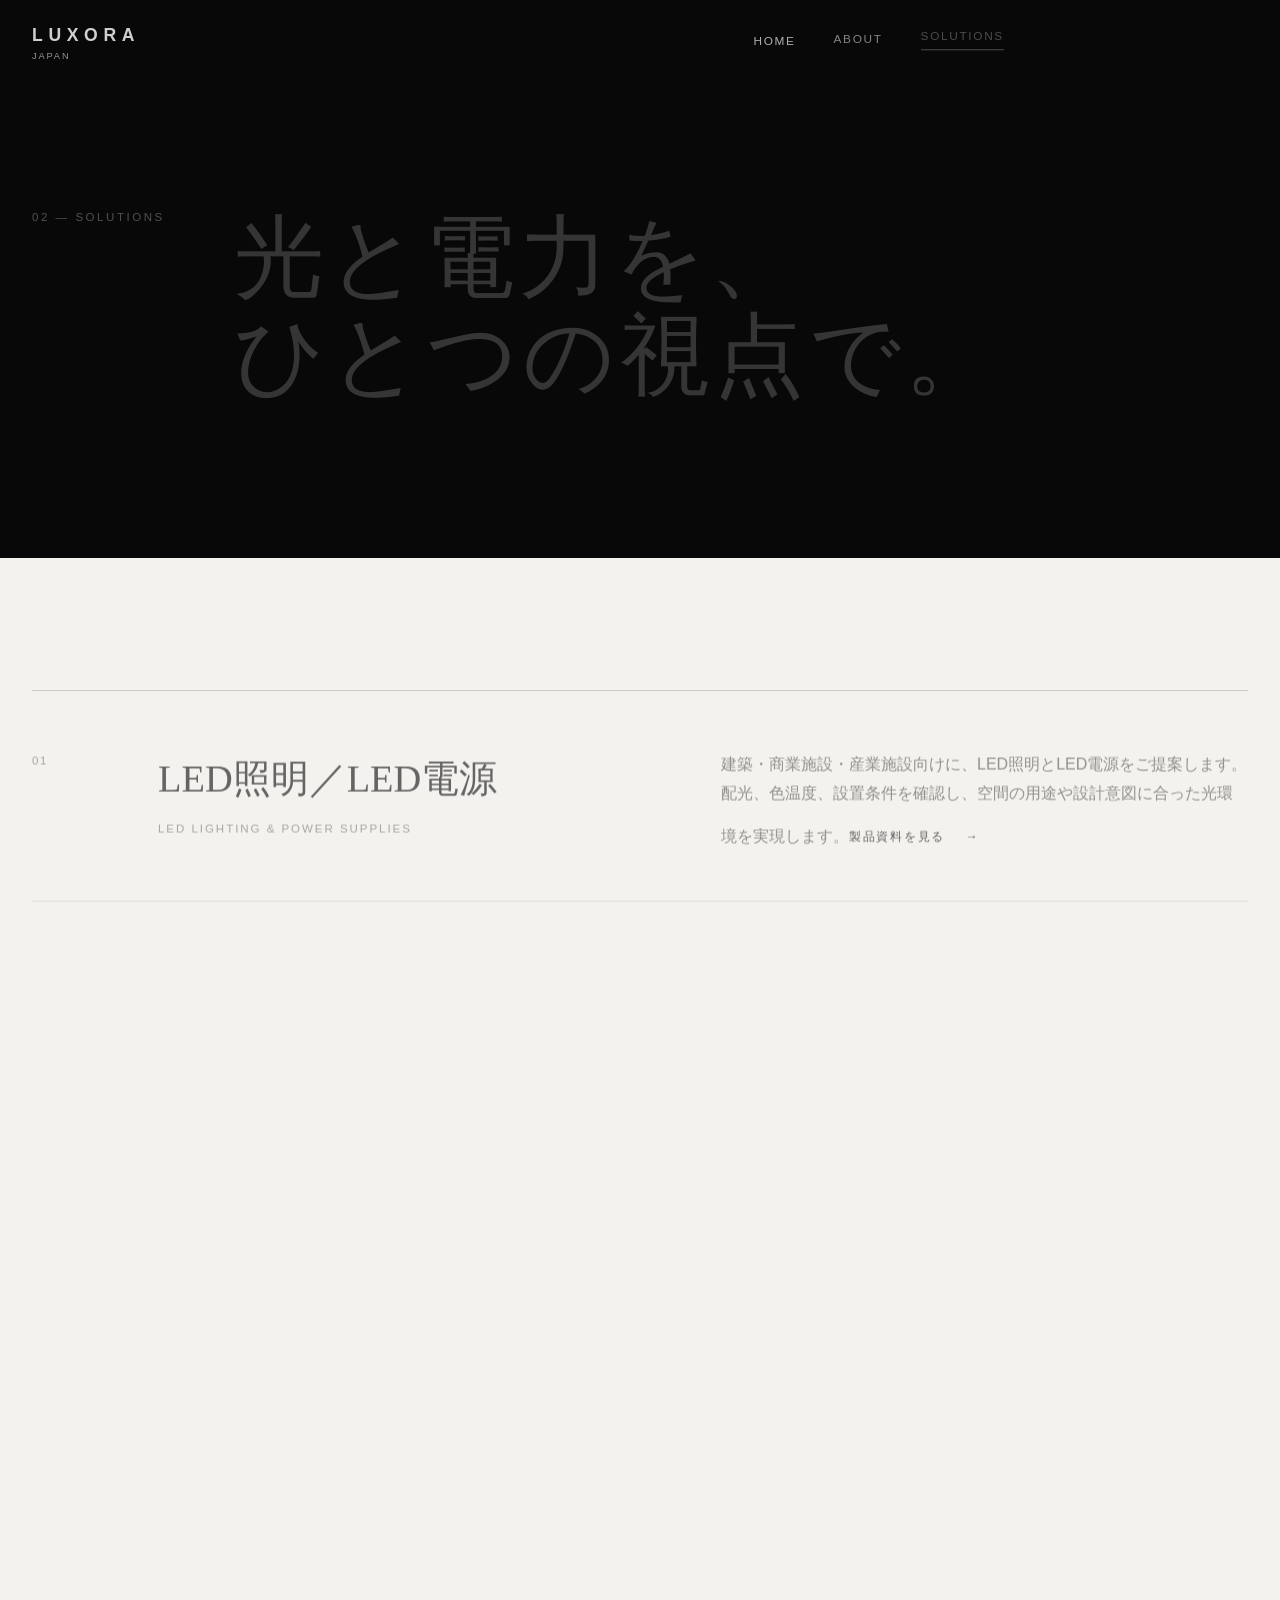
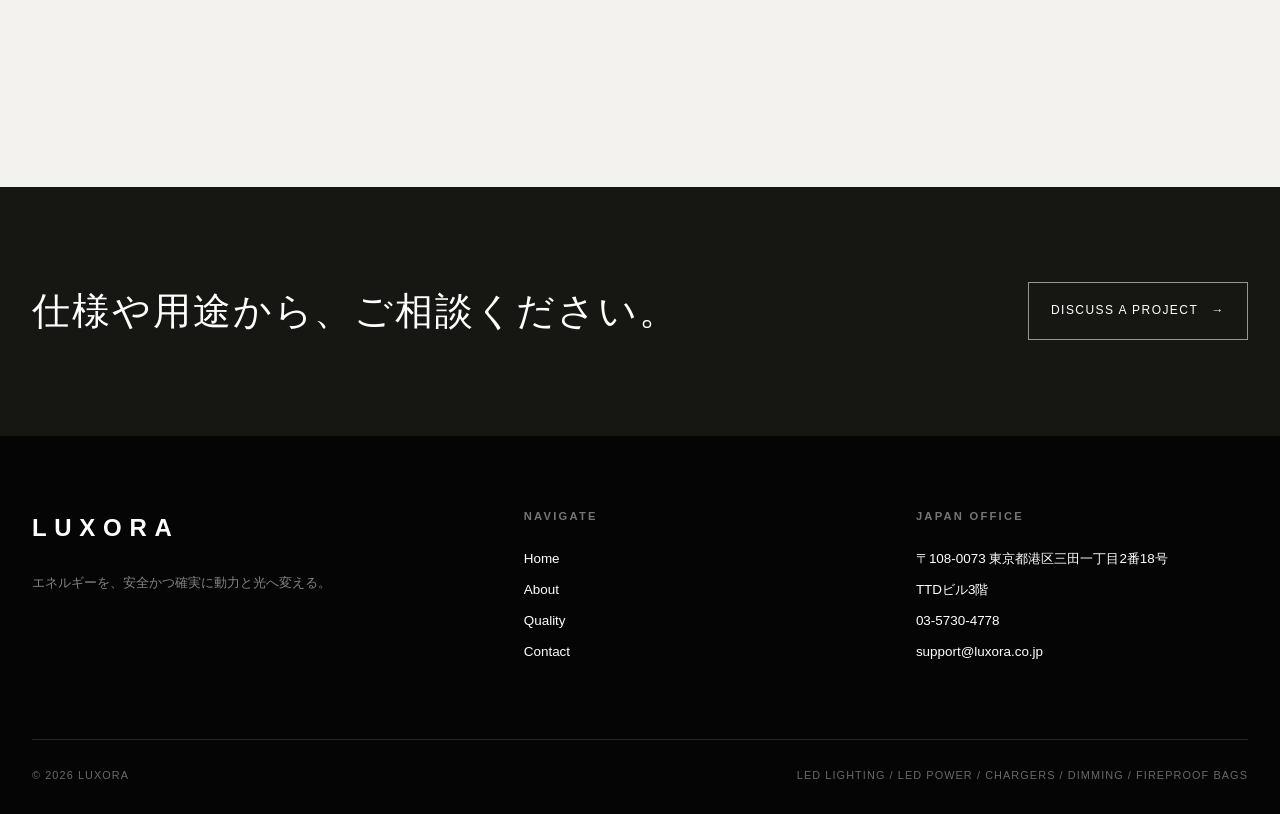
<file: solutions/index.html>
<!doctype html><html lang="ja"><head><meta charset="utf-8"><meta name="viewport" content="width=device-width, initial-scale=1"><meta http-equiv="Content-Security-Policy" content="default-src 'self'; base-uri 'self'; object-src 'none'; script-src 'self'; style-src 'self'; img-src 'self' data:; font-src 'self'; connect-src 'self'; form-action 'self'; frame-src 'none'; media-src 'self'; upgrade-insecure-requests"><meta name="referrer" content="strict-origin-when-cross-origin"><meta http-equiv="Permissions-Policy" content="camera=(), microphone=(), geolocation=(), payment=()"><meta name="description" content="Luxoraが提供するLED照明・LED電源、充電器、調光器、防火布製バッグ、ODM・OEM開発をご紹介します。"><link rel="canonical" href="https://www.luxora.co.jp/solutions/"><title>Solutions｜Luxora</title><link rel="icon" type="image/svg+xml" href="../assets/favicon.svg"><link rel="stylesheet" href="../assets/styles.css?v=20261008-2"><script src="../assets/gsap.min.js" defer></script><script src="../assets/site.js" defer></script></head>
<body><a class="skip-link" href="#main">本文へ移動</a><header class="site-header"><div class="header-inner"><a class="wordmark" href="../">LUXORA<small>JAPAN</small></a><button class="menu-toggle" type="button" aria-label="メニューを開く" aria-expanded="false"><span></span></button><nav aria-label="メインナビゲーション"><ul class="nav-list"><li><a href="../">Home</a></li><li><a href="../about/">About</a></li><li><a href="../solutions/" aria-current="page">Solutions</a></li><li><a href="../quality/">Quality</a></li><li><a class="nav-contact" href="../contact/">Contact</a></li></ul></nav></div></header>
<main id="main"><section class="page-hero"><div class="container"><p class="page-kicker">02 — Solutions</p><div><h1 class="page-title">光と電力を、<br>ひとつの視点で。</h1><p class="page-lead">LED照明・LED電源、充電器、調光器、防火布製バッグまで。用途や使用環境に合わせ、製品選定から仕様検討まで一貫してサポートします。</p></div></div></section>
<section class="section"><div class="container service-list"><article class="service-item" id="lighting" data-reveal><span class="service-num">01</span><h2>LED照明／LED電源<small>LED lighting &amp; power supplies</small></h2><p>建築・商業施設・産業施設向けに、LED照明とLED電源をご提案します。配光、色温度、設置条件を確認し、空間の用途や設計意図に合った光環境を実現します。<a class="text-link service-detail-link" href="../products/led-lighting/">製品資料を見る</a></p></article><article class="service-item" id="chargers" data-reveal><span class="service-num">02</span><h2>充電器<small>Chargers</small></h2><p>機器の仕様や使用環境を踏まえ、充電方式、出力、設置・動作環境に適した充電器をご提案します。安全で安定した運用を支援します。</p></article><article class="service-item" id="dimming" data-reveal><span class="service-num">03</span><h2>調光器<small>Dimming control</small></h2><p>滑らかな調光と安定した動作を実現できるよう、照明器具やLED電源との適合性、操作方法を確認し、使いやすい調光器・システムをご提案します。<a class="text-link service-detail-link" href="../products/dimming-control/">製品資料を見る</a></p></article><article class="service-item" id="fireproof-bags" data-reveal><span class="service-num">04</span><h2>防火布製バッグ<small>Fireproof fabric bags</small></h2><p>機器や部材の保護・収納に適した、耐熱性・難燃性を備えた防火布製バッグをご提案します。用途、サイズ、使用環境に応じた仕様のご相談にも対応します。<a class="text-link service-detail-link" href="../fireproof-bags/#product-dm">製品資料を見る</a></p></article><article class="service-item" id="custom" data-reveal><span class="service-num">05</span><h2>ODM・OEM開発<small>Custom solutions</small></h2><p>既製品では対応が難しいご要望に対し、設計・試作から量産までを見据えたODM・OEM開発を支援します。</p></article></div></section>
<section class="cta-band"><div class="container cta-inner"><h2 class="cta-title">仕様や用途から、ご相談ください。</h2><a class="outline-button" href="../contact/"><span>Discuss a project</span><span>→</span></a></div></section></main>
<footer class="site-footer"><div class="container"><div class="footer-grid"><div class="footer-brand-wrap"><div class="footer-brand">LUXORA</div><p class="footer-note">エネルギーを、安全かつ確実に動力と光へ変える。</p></div><div><h2 class="footer-heading">Navigate</h2><ul class="footer-links"><li><a href="../">Home</a></li><li><a href="../about/">About</a></li><li><a href="../quality/">Quality</a></li><li><a href="../contact/">Contact</a></li></ul></div><div><h2 class="footer-heading">Japan Office</h2><ul class="footer-links"><li>〒108-0073 東京都港区三田一丁目2番18号<br>TTDビル3階</li><li><a href="tel:0357304778">03-5730-4778</a></li><li><a href="mailto:support@luxora.co.jp">support@luxora.co.jp</a></li></ul></div></div><div class="footer-bottom"><span>© <span data-year></span> LUXORA</span><span>LED LIGHTING / LED POWER / CHARGERS / DIMMING / FIREPROOF BAGS</span></div></div></footer></body></html>
</file>
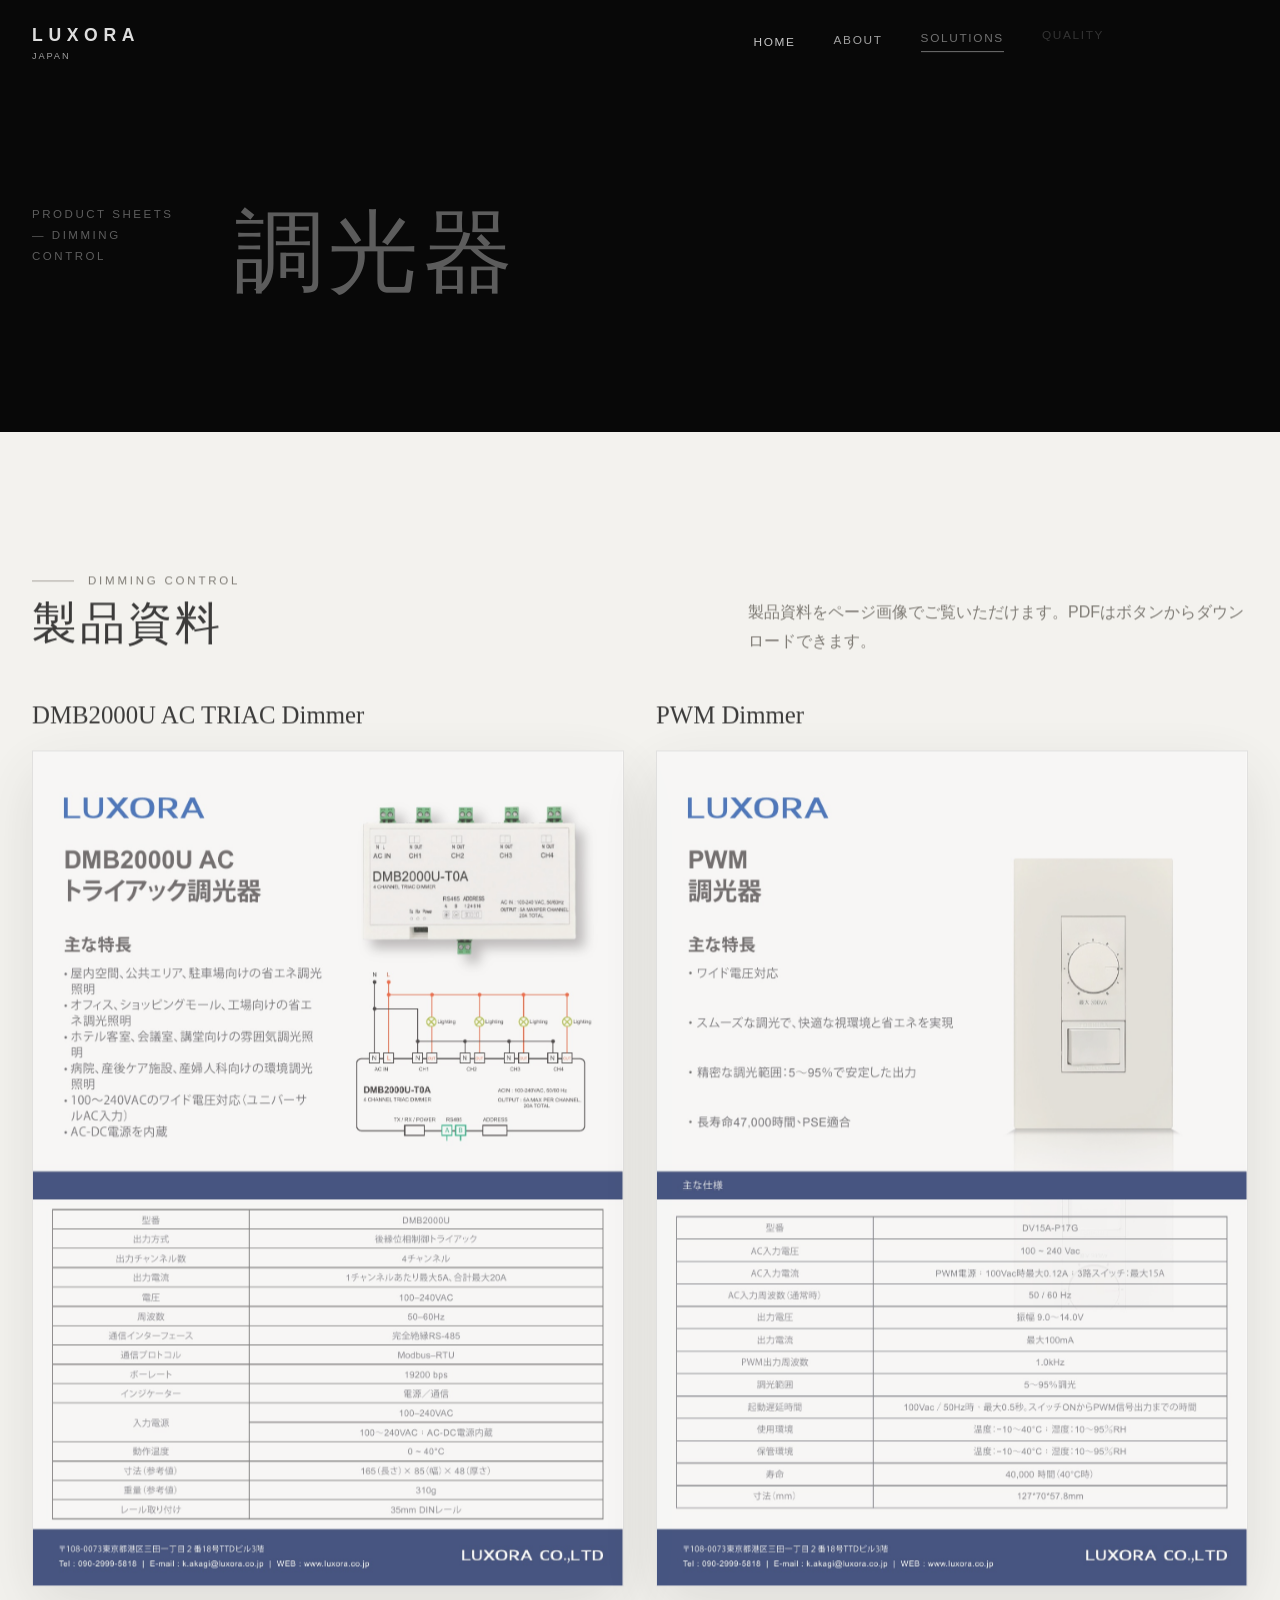
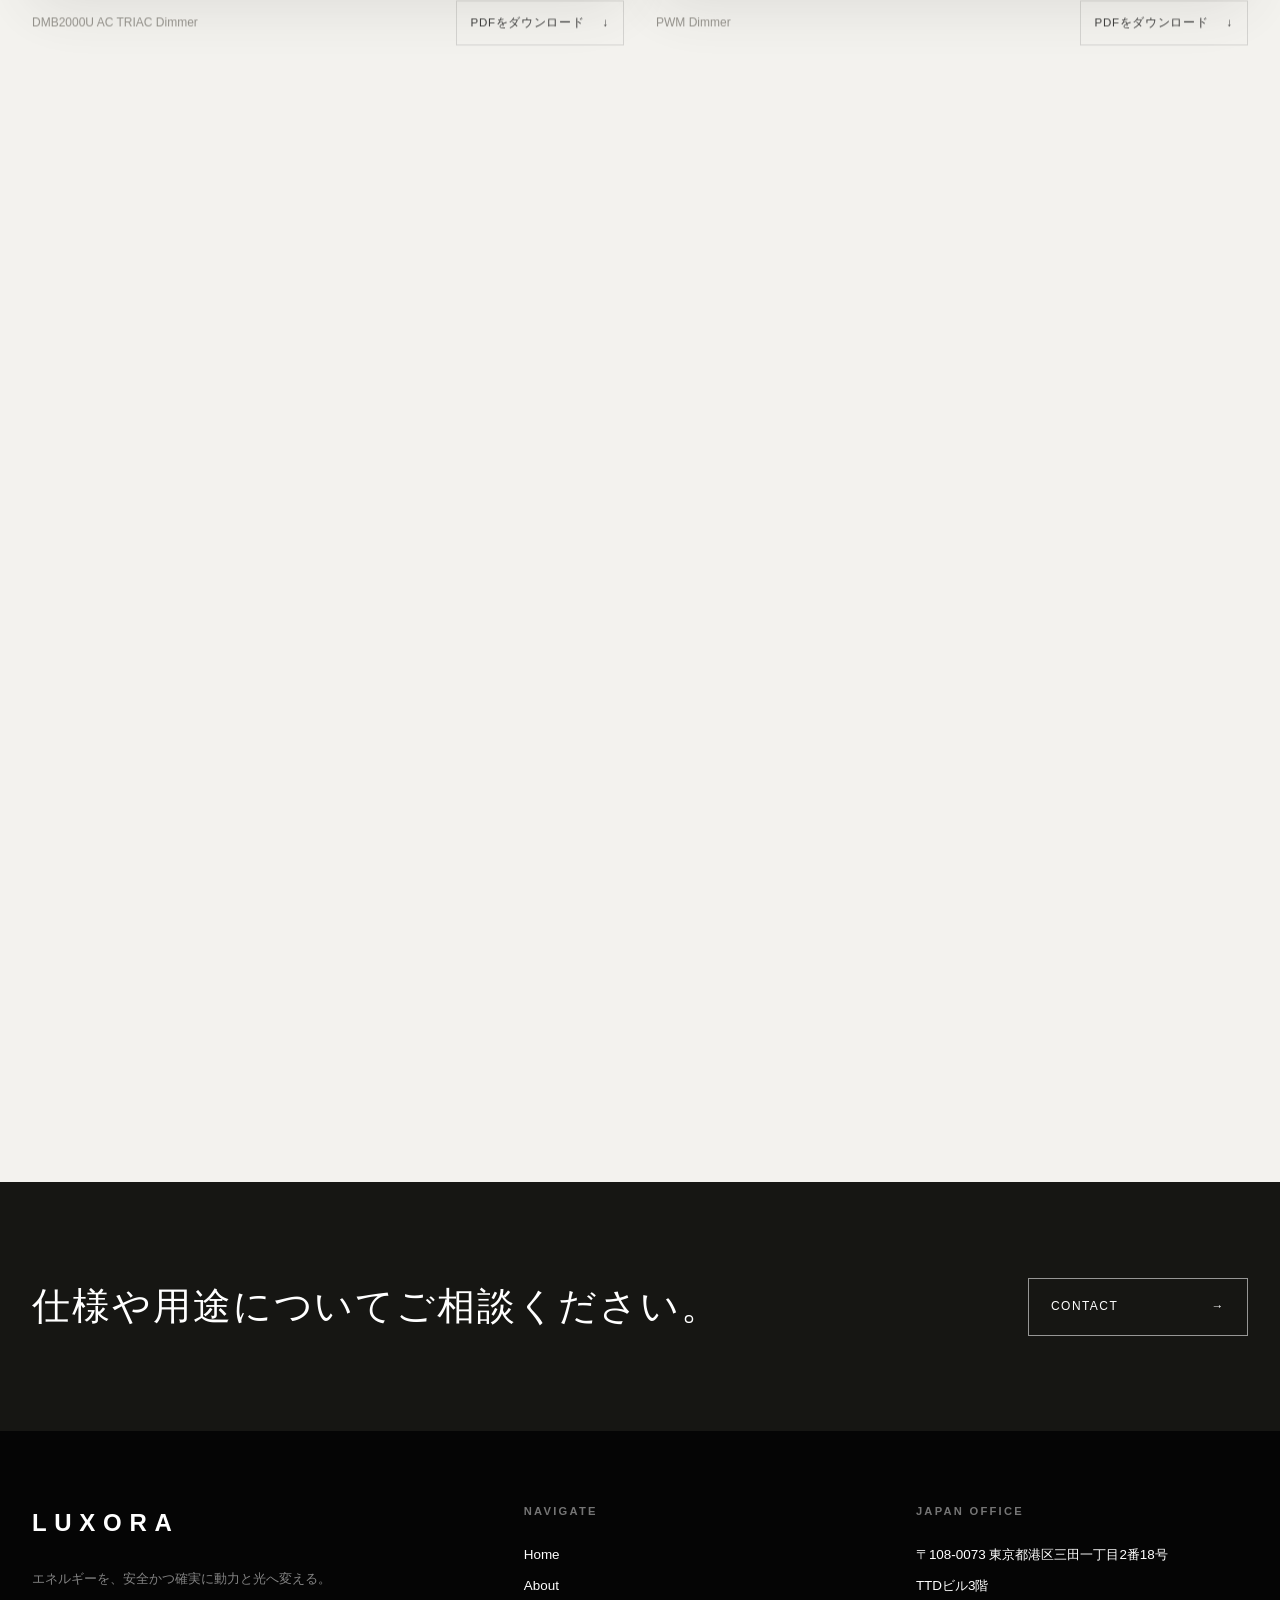
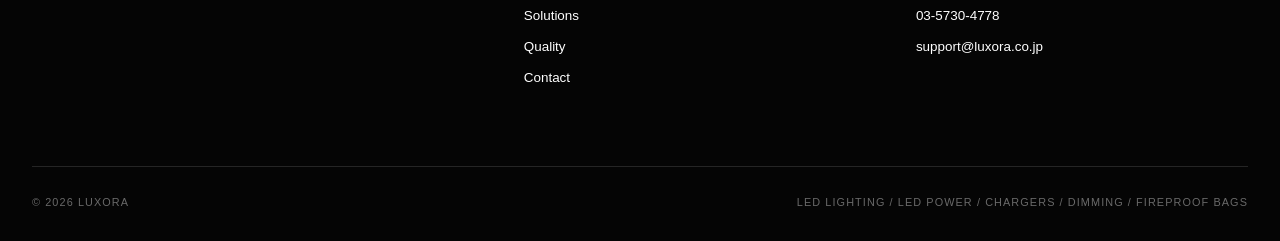
<file: products/dimming-control/index.html>
<!doctype html>
<html lang="ja">
<head>
  <meta charset="utf-8">
  <meta name="viewport" content="width=device-width, initial-scale=1">
  <meta http-equiv="Content-Security-Policy" content="default-src 'self'; base-uri 'self'; object-src 'none'; script-src 'self'; style-src 'self'; img-src 'self' data:; font-src 'self'; connect-src 'self'; form-action 'self'; frame-src 'none'; media-src 'self'; upgrade-insecure-requests">
  <meta name="referrer" content="strict-origin-when-cross-origin">
  <meta http-equiv="Permissions-Policy" content="camera=(), microphone=(), geolocation=(), payment=()">
  <meta name="description" content="DMB2000U AC TRIAC Dimmer、PWM Dimmer、TRIAC Dimmer の製品資料をご覧いただけます。">
  <link rel="canonical" href="https://www.luxora.co.jp/products/dimming-control/">
  <title>調光器 製品資料｜Luxora</title>
  <link rel="icon" type="image/svg+xml" href="../../assets/favicon.svg">
  <link rel="stylesheet" href="../../assets/styles.css?v=20261021-preview">
  <script src="../../assets/gsap.min.js" defer></script>
  <script src="../../assets/site.js" defer></script>
</head>
<body>
  <a class="skip-link" href="#main">本文へ移動</a>
  <header class="site-header">
    <div class="header-inner">
      <a class="wordmark" href="../../">LUXORA<small>JAPAN</small></a>
      <button class="menu-toggle" type="button" aria-label="メニューを開く" aria-expanded="false"><span></span></button>
      <nav aria-label="メインナビゲーション">
        <ul class="nav-list">
          <li><a href="../../">Home</a></li>
          <li><a href="../../about/">About</a></li>
          <li><a href="../../solutions/" aria-current="page">Solutions</a></li>
          <li><a href="../../quality/">Quality</a></li>
          <li><a class="nav-contact" href="../../contact/">Contact</a></li>
        </ul>
      </nav>
    </div>
  </header>

  <main id="main">
    <section class="page-hero fireproof-hero">
      <div class="container">
        <p class="page-kicker">PRODUCT SHEETS — DIMMING CONTROL</p>
        <div>
          <h1 class="page-title">調光器</h1>
          <p class="page-lead">用途や接続する照明器具に合わせて、各種調光器の製品資料をご覧いただけます。</p>
        </div>
      </div>
    </section>

    <section class="section fireproof-detail" id="product-dms">
      <div class="container">
        <div class="fireproof-detail-head" data-reveal>
          <div>
            <p class="eyebrow">Dimming control</p>
            <h2 class="section-title">製品資料</h2>
          </div>
          <p>製品資料をページ画像でご覧いただけます。PDFはボタンからダウンロードできます。</p>
        </div>
        <div class="product-sheet-grid">
          <article class="product-sheet-card" data-reveal>
            <h3>DMB2000U AC TRIAC Dimmer</h3>
            <figure class="fireproof-poster product-pdf-card">
              <img class="product-sheet-preview" src="../../assets/product-dm/previews/dmb2000u-ac-triac-dimmer-ja.jpg" width="1415" height="2000" alt="DMB2000U AC TRIAC Dimmer 製品資料" loading="lazy" decoding="async">
              <figcaption><span>DMB2000U AC TRIAC Dimmer</span><a class="pdf-download-button" href="../../assets/product-dm/dmb2000u-ac-triac-dimmer-ja.pdf" download="Luxora-dmb2000u-ac-triac-dimmer-ja.pdf">PDFをダウンロード <span aria-hidden="true">↓</span></a></figcaption>
            </figure>
          </article>
          <article class="product-sheet-card" data-reveal>
            <h3>PWM Dimmer</h3>
            <figure class="fireproof-poster product-pdf-card">
              <img class="product-sheet-preview" src="../../assets/product-dm/previews/pwm-dimmer-ja.jpg" width="1415" height="2000" alt="PWM Dimmer 製品資料" loading="lazy" decoding="async">
              <figcaption><span>PWM Dimmer</span><a class="pdf-download-button" href="../../assets/product-dm/pwm-dimmer-ja.pdf" download="Luxora-pwm-dimmer-ja.pdf">PDFをダウンロード <span aria-hidden="true">↓</span></a></figcaption>
            </figure>
          </article>
          <article class="product-sheet-card" data-reveal>
            <h3>TRIAC Trailing Edge Dimmer</h3>
            <figure class="fireproof-poster product-pdf-card">
              <img class="product-sheet-preview" src="../../assets/product-dm/previews/triac-dimmer-ja.jpg" width="1415" height="2000" alt="TRIAC Trailing Edge Dimmer 製品資料" loading="lazy" decoding="async">
              <figcaption><span>TRIAC Trailing Edge Dimmer</span><a class="pdf-download-button" href="../../assets/product-dm/triac-dimmer-ja.pdf" download="Luxora-triac-dimmer-ja.pdf">PDFをダウンロード <span aria-hidden="true">↓</span></a></figcaption>
            </figure>
          </article>
        </div>
      </div>
    </section>

    <section class="cta-band">
      <div class="container cta-inner">
        <h2 class="cta-title">仕様や用途についてご相談ください。</h2>
        <a class="outline-button" href="../../contact/"><span>Contact</span><span>→</span></a>
      </div>
    </section>
  </main>

  <footer class="site-footer">
    <div class="container">
      <div class="footer-grid">
        <div class="footer-brand-wrap"><div class="footer-brand">LUXORA</div><p class="footer-note">エネルギーを、安全かつ確実に動力と光へ変える。</p></div>
        <div><h2 class="footer-heading">Navigate</h2><ul class="footer-links"><li><a href="../../">Home</a></li><li><a href="../../about/">About</a></li><li><a href="../../solutions/">Solutions</a></li><li><a href="../../quality/">Quality</a></li><li><a href="../../contact/">Contact</a></li></ul></div>
        <div><h2 class="footer-heading">Japan Office</h2><ul class="footer-links"><li>〒108-0073 東京都港区三田一丁目2番18号<br>TTDビル3階</li><li><a href="tel:0357304778">03-5730-4778</a></li><li><a href="mailto:support@luxora.co.jp">support@luxora.co.jp</a></li></ul></div>
      </div>
      <div class="footer-bottom"><span>© <span data-year></span> LUXORA</span><span>LED LIGHTING / LED POWER / CHARGERS / DIMMING / FIREPROOF BAGS</span></div>
    </div>
  </footer>
</body>
</html>
</file>
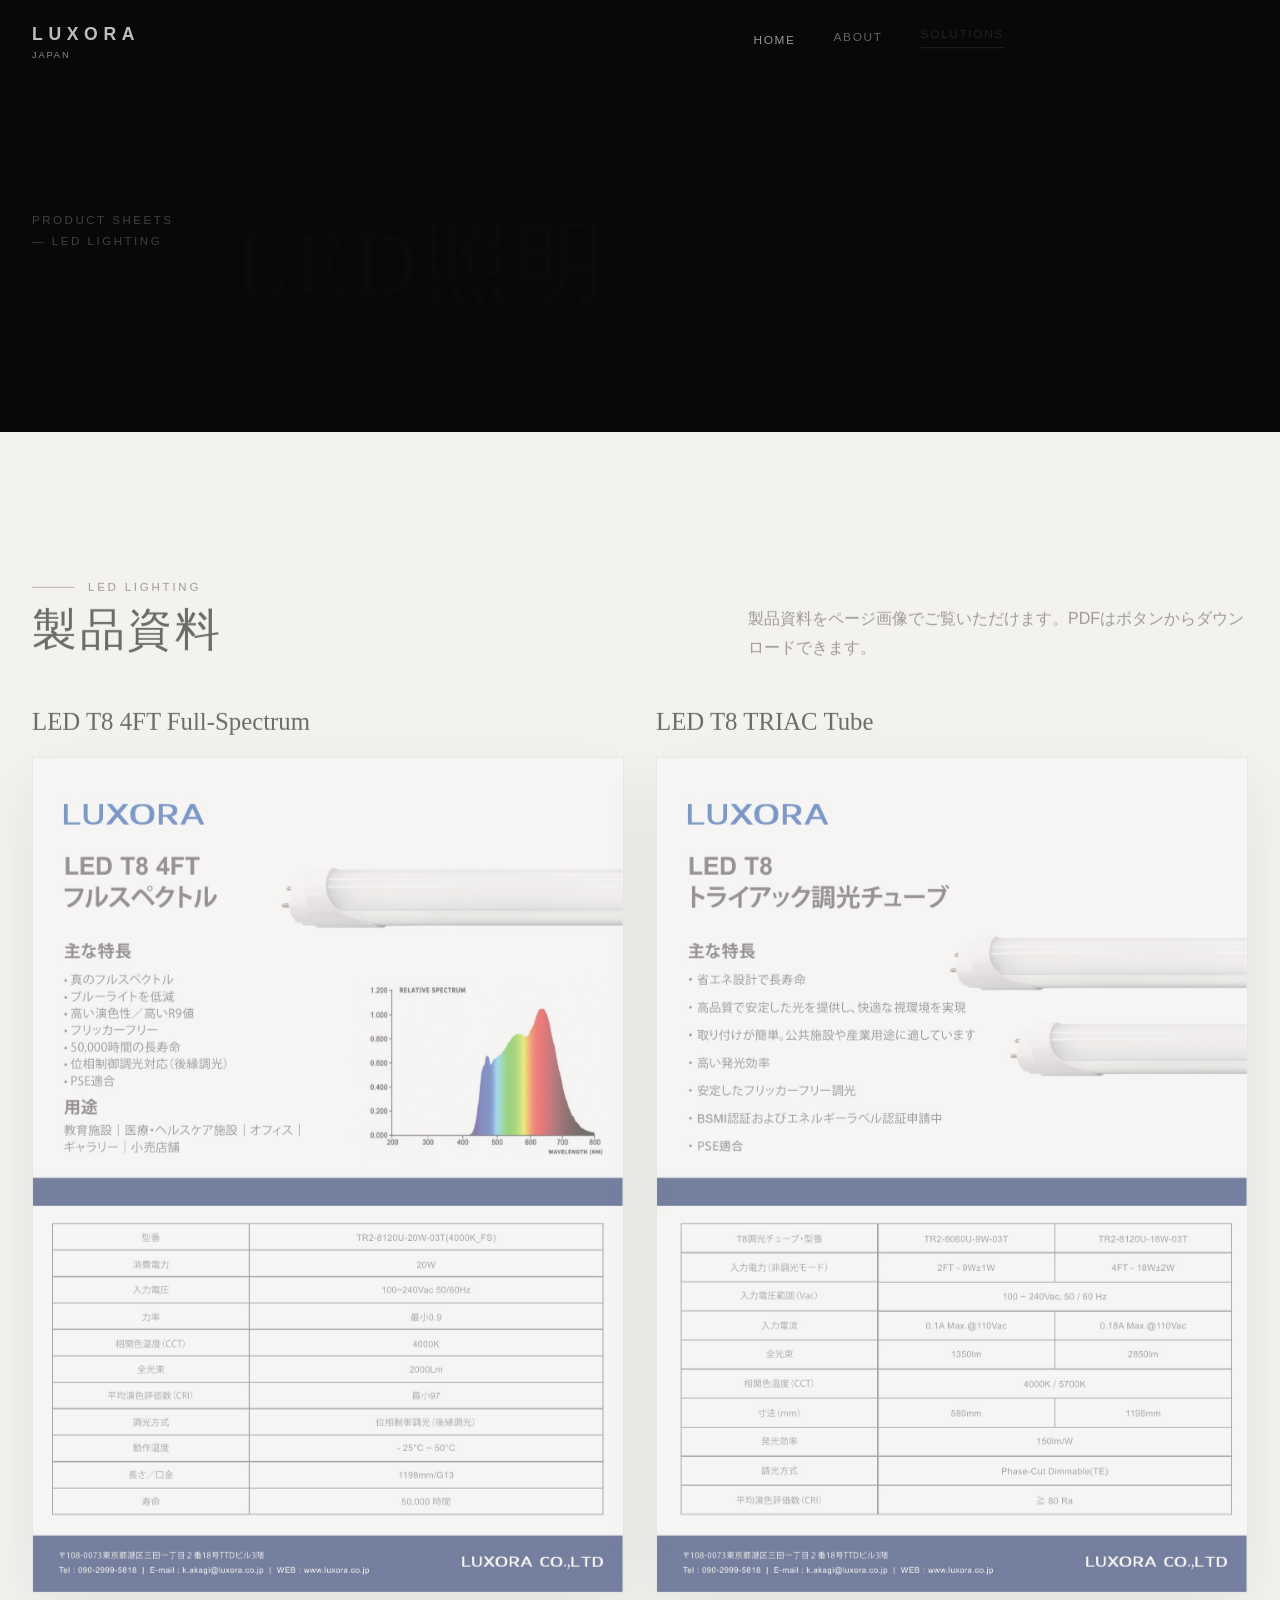
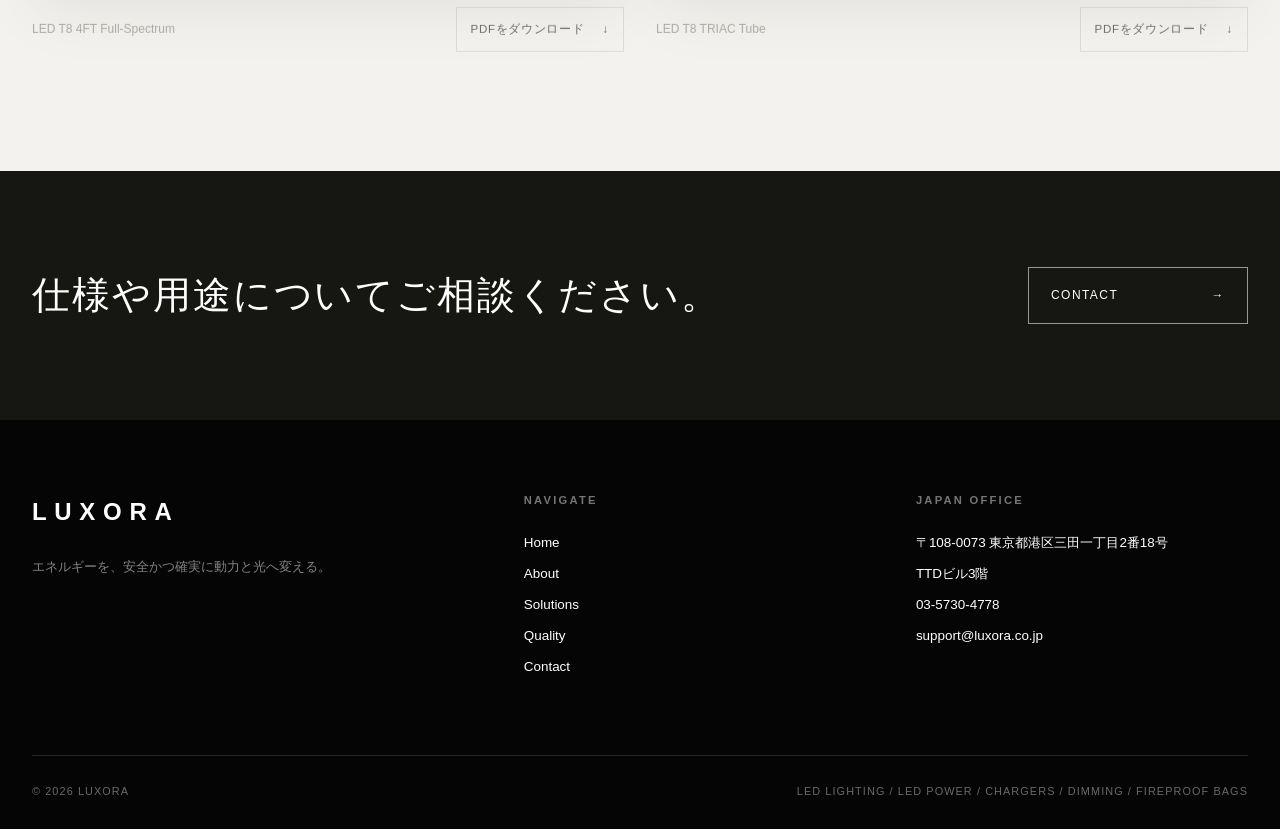
<file: products/led-lighting/index.html>
<!doctype html>
<html lang="ja">
<head>
  <meta charset="utf-8">
  <meta name="viewport" content="width=device-width, initial-scale=1">
  <meta http-equiv="Content-Security-Policy" content="default-src 'self'; base-uri 'self'; object-src 'none'; script-src 'self'; style-src 'self'; img-src 'self' data:; font-src 'self'; connect-src 'self'; form-action 'self'; frame-src 'none'; media-src 'self'; upgrade-insecure-requests">
  <meta name="referrer" content="strict-origin-when-cross-origin">
  <meta http-equiv="Permissions-Policy" content="camera=(), microphone=(), geolocation=(), payment=()">
  <meta name="description" content="LED T8 4FT Full-Spectrum と LED T8 TRIAC Tube の製品資料をご覧いただけます。">
  <link rel="canonical" href="https://www.luxora.co.jp/products/led-lighting/">
  <title>LED照明 製品資料｜Luxora</title>
  <link rel="icon" type="image/svg+xml" href="../../assets/favicon.svg">
  <link rel="stylesheet" href="../../assets/styles.css?v=20261021-preview">
  <script src="../../assets/gsap.min.js" defer></script>
  <script src="../../assets/site.js" defer></script>
</head>
<body>
  <a class="skip-link" href="#main">本文へ移動</a>
  <header class="site-header">
    <div class="header-inner">
      <a class="wordmark" href="../../">LUXORA<small>JAPAN</small></a>
      <button class="menu-toggle" type="button" aria-label="メニューを開く" aria-expanded="false"><span></span></button>
      <nav aria-label="メインナビゲーション">
        <ul class="nav-list">
          <li><a href="../../">Home</a></li>
          <li><a href="../../about/">About</a></li>
          <li><a href="../../solutions/" aria-current="page">Solutions</a></li>
          <li><a href="../../quality/">Quality</a></li>
          <li><a class="nav-contact" href="../../contact/">Contact</a></li>
        </ul>
      </nav>
    </div>
  </header>

  <main id="main">
    <section class="page-hero fireproof-hero">
      <div class="container">
        <p class="page-kicker">PRODUCT SHEETS — LED LIGHTING</p>
        <div>
          <h1 class="page-title">LED照明</h1>
          <p class="page-lead">LED T8 製品の特長と仕様を掲載した資料をご覧いただけます。</p>
        </div>
      </div>
    </section>

    <section class="section fireproof-detail" id="product-dms">
      <div class="container">
        <div class="fireproof-detail-head" data-reveal>
          <div>
            <p class="eyebrow">LED lighting</p>
            <h2 class="section-title">製品資料</h2>
          </div>
          <p>製品資料をページ画像でご覧いただけます。PDFはボタンからダウンロードできます。</p>
        </div>
        <div class="product-sheet-grid">
          <article class="product-sheet-card" data-reveal>
            <h3>LED T8 4FT Full-Spectrum</h3>
            <figure class="fireproof-poster product-pdf-card">
              <img class="product-sheet-preview" src="../../assets/product-dm/previews/led-t8-4ft-full-spectrum-ja.jpg" width="1415" height="2000" alt="LED T8 4FT Full-Spectrum 製品資料" loading="lazy" decoding="async">
              <figcaption><span>LED T8 4FT Full-Spectrum</span><a class="pdf-download-button" href="../../assets/product-dm/led-t8-4ft-full-spectrum-ja.pdf" download="Luxora-led-t8-4ft-full-spectrum-ja.pdf">PDFをダウンロード <span aria-hidden="true">↓</span></a></figcaption>
            </figure>
          </article>
          <article class="product-sheet-card" data-reveal>
            <h3>LED T8 TRIAC Tube</h3>
            <figure class="fireproof-poster product-pdf-card">
              <img class="product-sheet-preview" src="../../assets/product-dm/previews/led-t8-triac-tube-ja.jpg" width="1415" height="2000" alt="LED T8 TRIAC Tube 製品資料" loading="lazy" decoding="async">
              <figcaption><span>LED T8 TRIAC Tube</span><a class="pdf-download-button" href="../../assets/product-dm/led-t8-triac-tube-ja.pdf" download="Luxora-led-t8-triac-tube-ja.pdf">PDFをダウンロード <span aria-hidden="true">↓</span></a></figcaption>
            </figure>
          </article>
        </div>
      </div>
    </section>

    <section class="cta-band">
      <div class="container cta-inner">
        <h2 class="cta-title">仕様や用途についてご相談ください。</h2>
        <a class="outline-button" href="../../contact/"><span>Contact</span><span>→</span></a>
      </div>
    </section>
  </main>

  <footer class="site-footer">
    <div class="container">
      <div class="footer-grid">
        <div class="footer-brand-wrap"><div class="footer-brand">LUXORA</div><p class="footer-note">エネルギーを、安全かつ確実に動力と光へ変える。</p></div>
        <div><h2 class="footer-heading">Navigate</h2><ul class="footer-links"><li><a href="../../">Home</a></li><li><a href="../../about/">About</a></li><li><a href="../../solutions/">Solutions</a></li><li><a href="../../quality/">Quality</a></li><li><a href="../../contact/">Contact</a></li></ul></div>
        <div><h2 class="footer-heading">Japan Office</h2><ul class="footer-links"><li>〒108-0073 東京都港区三田一丁目2番18号<br>TTDビル3階</li><li><a href="tel:0357304778">03-5730-4778</a></li><li><a href="mailto:support@luxora.co.jp">support@luxora.co.jp</a></li></ul></div>
      </div>
      <div class="footer-bottom"><span>© <span data-year></span> LUXORA</span><span>LED LIGHTING / LED POWER / CHARGERS / DIMMING / FIREPROOF BAGS</span></div>
    </div>
  </footer>
</body>
</html>
</file>
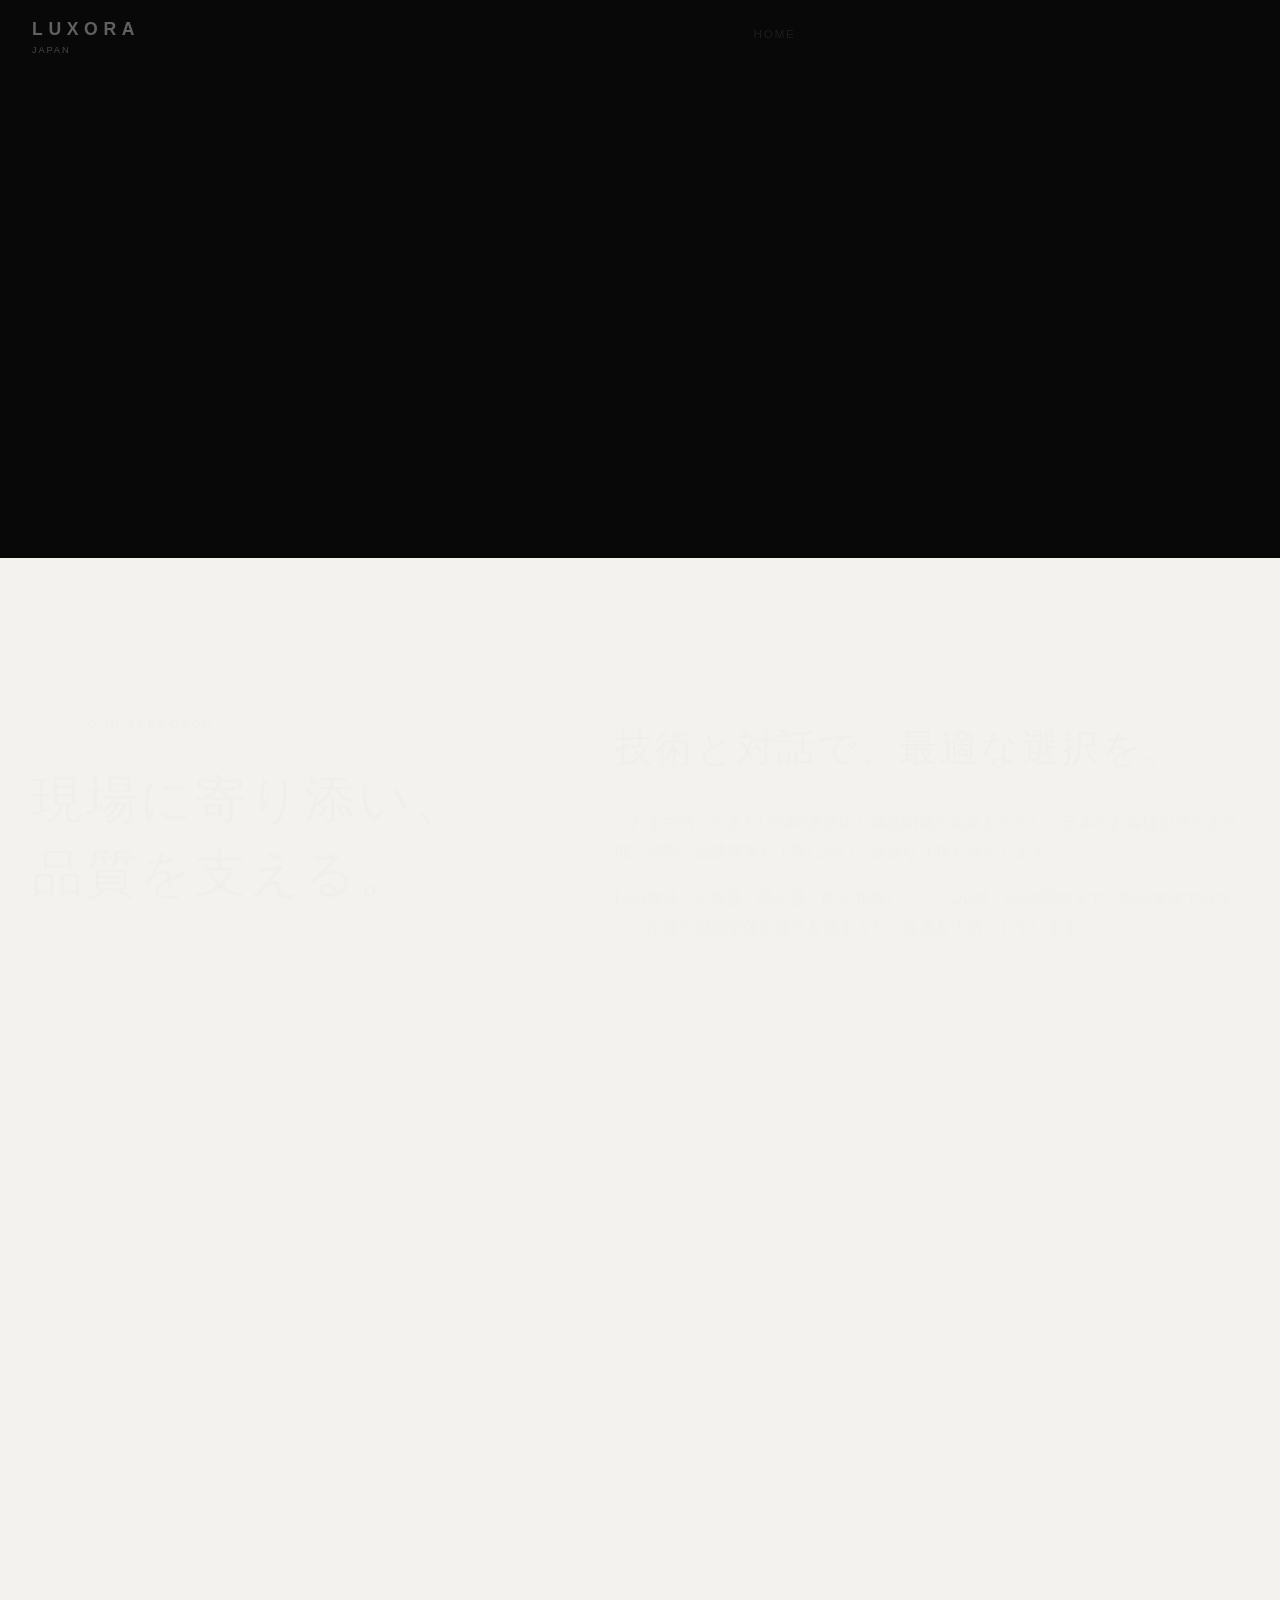
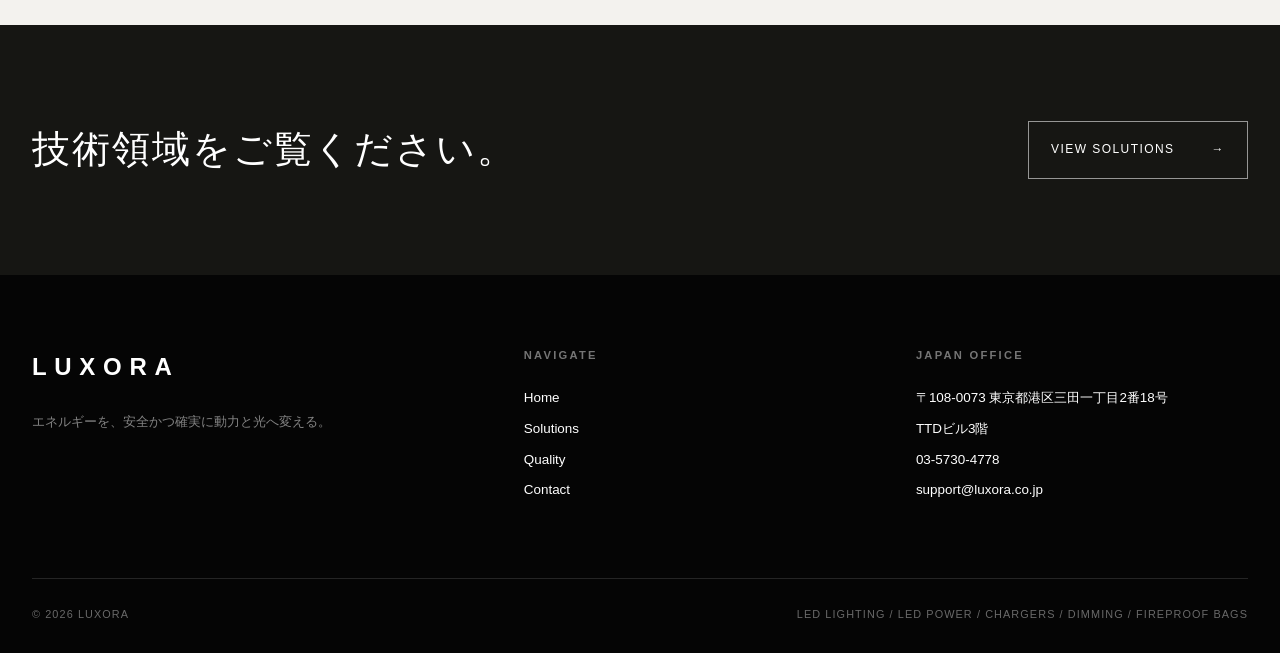
<file: about.html>
<!doctype html><html lang="ja"><head><meta charset="utf-8"><meta name="viewport" content="width=device-width, initial-scale=1"><meta http-equiv="Content-Security-Policy" content="default-src 'self'; base-uri 'self'; object-src 'none'; script-src 'self'; style-src 'self'; img-src 'self' data:; font-src 'self'; connect-src 'self'; form-action 'self'; frame-src 'none'; media-src 'self'; upgrade-insecure-requests"><meta name="referrer" content="strict-origin-when-cross-origin"><meta http-equiv="Permissions-Policy" content="camera=(), microphone=(), geolocation=(), payment=()"><link rel="canonical" href="/about/"><meta http-equiv="refresh" content="0; url=./about/"></head><body></body></html>
</file>
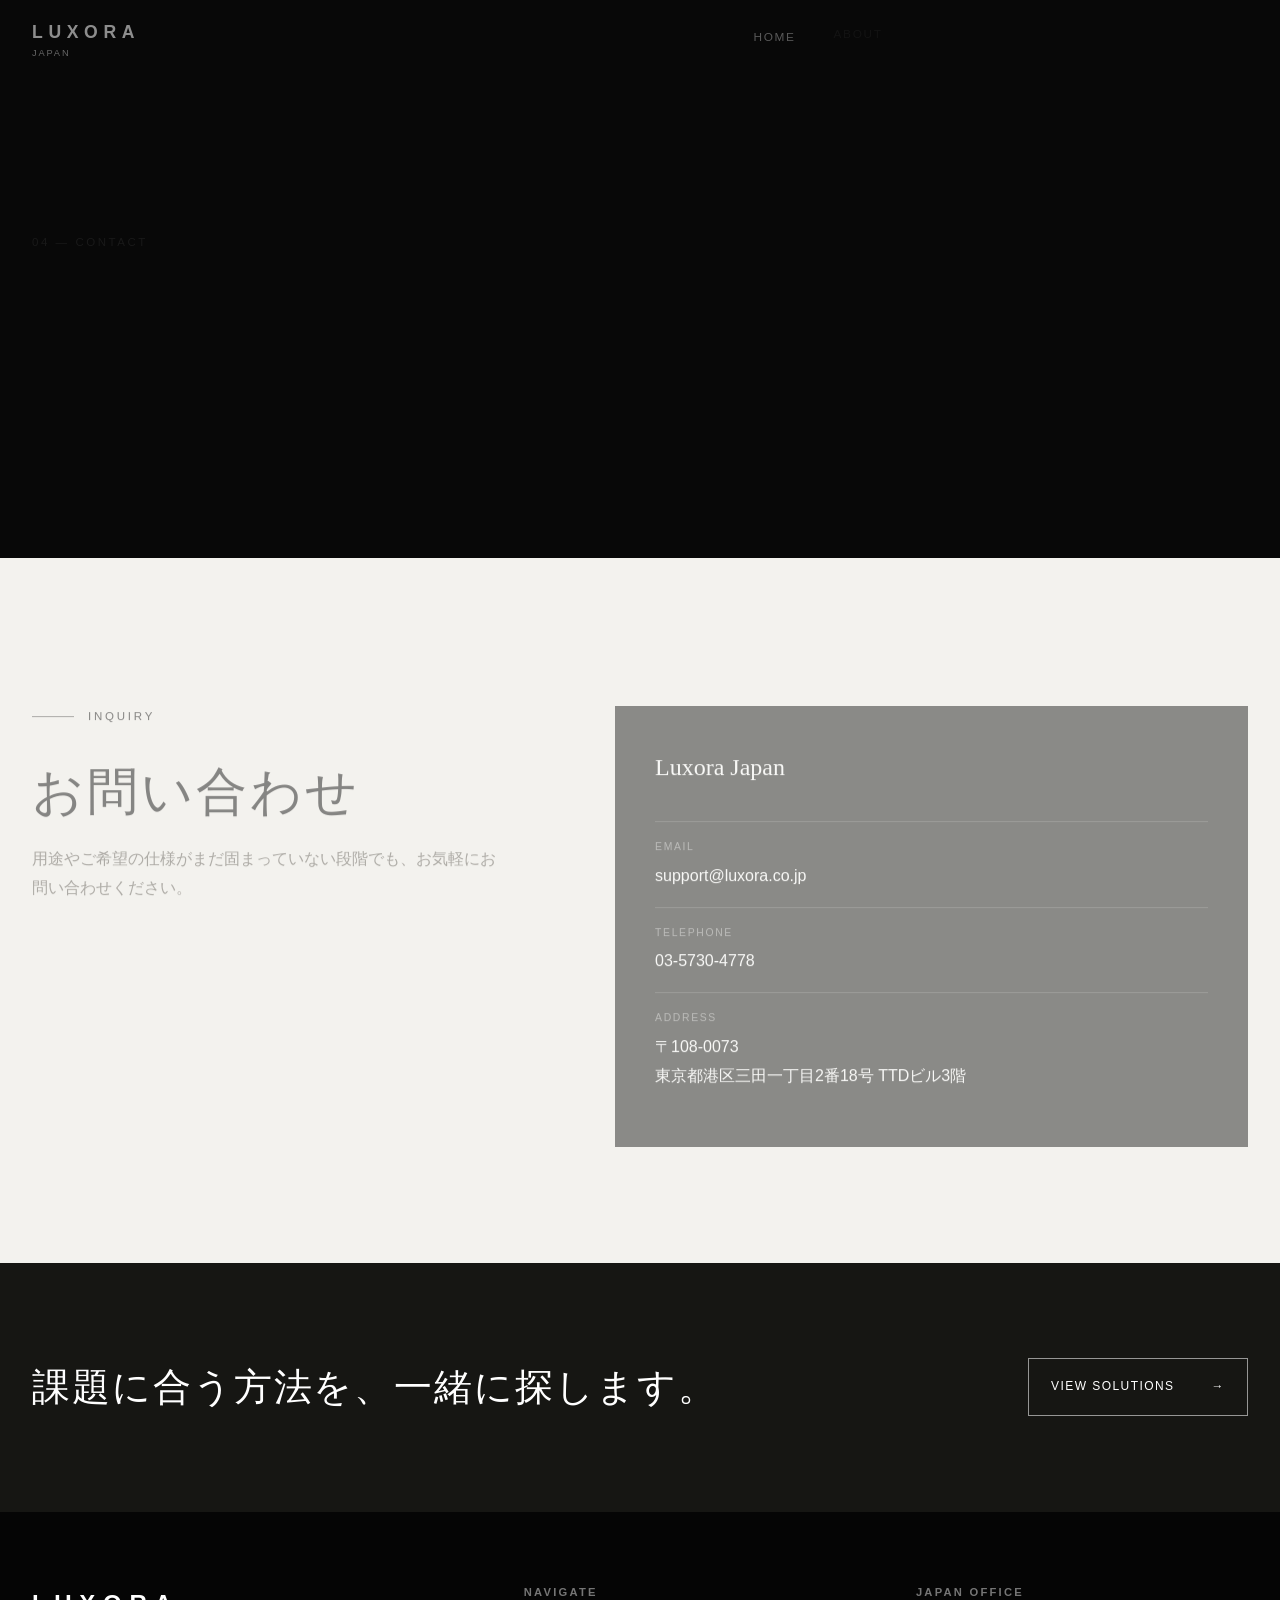
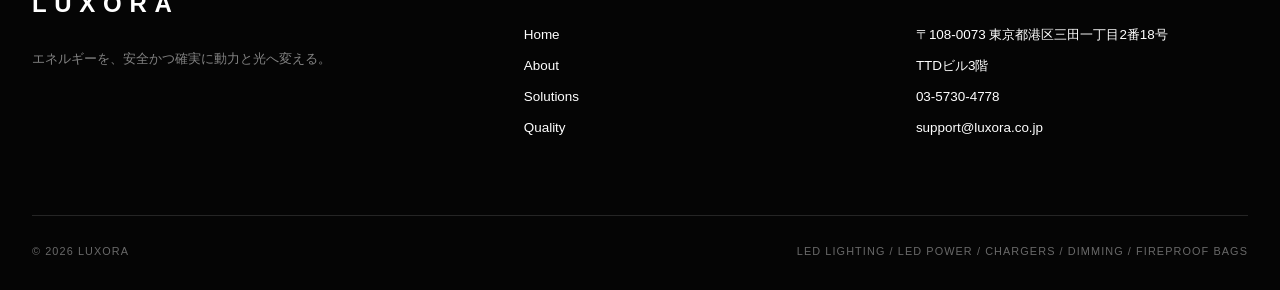
<file: contact.html>
<!doctype html><html lang="ja"><head><meta charset="utf-8"><meta name="viewport" content="width=device-width, initial-scale=1"><meta http-equiv="Content-Security-Policy" content="default-src 'self'; base-uri 'self'; object-src 'none'; script-src 'self'; style-src 'self'; img-src 'self' data:; font-src 'self'; connect-src 'self'; form-action 'self'; frame-src 'none'; media-src 'self'; upgrade-insecure-requests"><meta name="referrer" content="strict-origin-when-cross-origin"><meta http-equiv="Permissions-Policy" content="camera=(), microphone=(), geolocation=(), payment=()"><link rel="canonical" href="/contact/"><meta http-equiv="refresh" content="0; url=./contact/"></head><body></body></html>
</file>
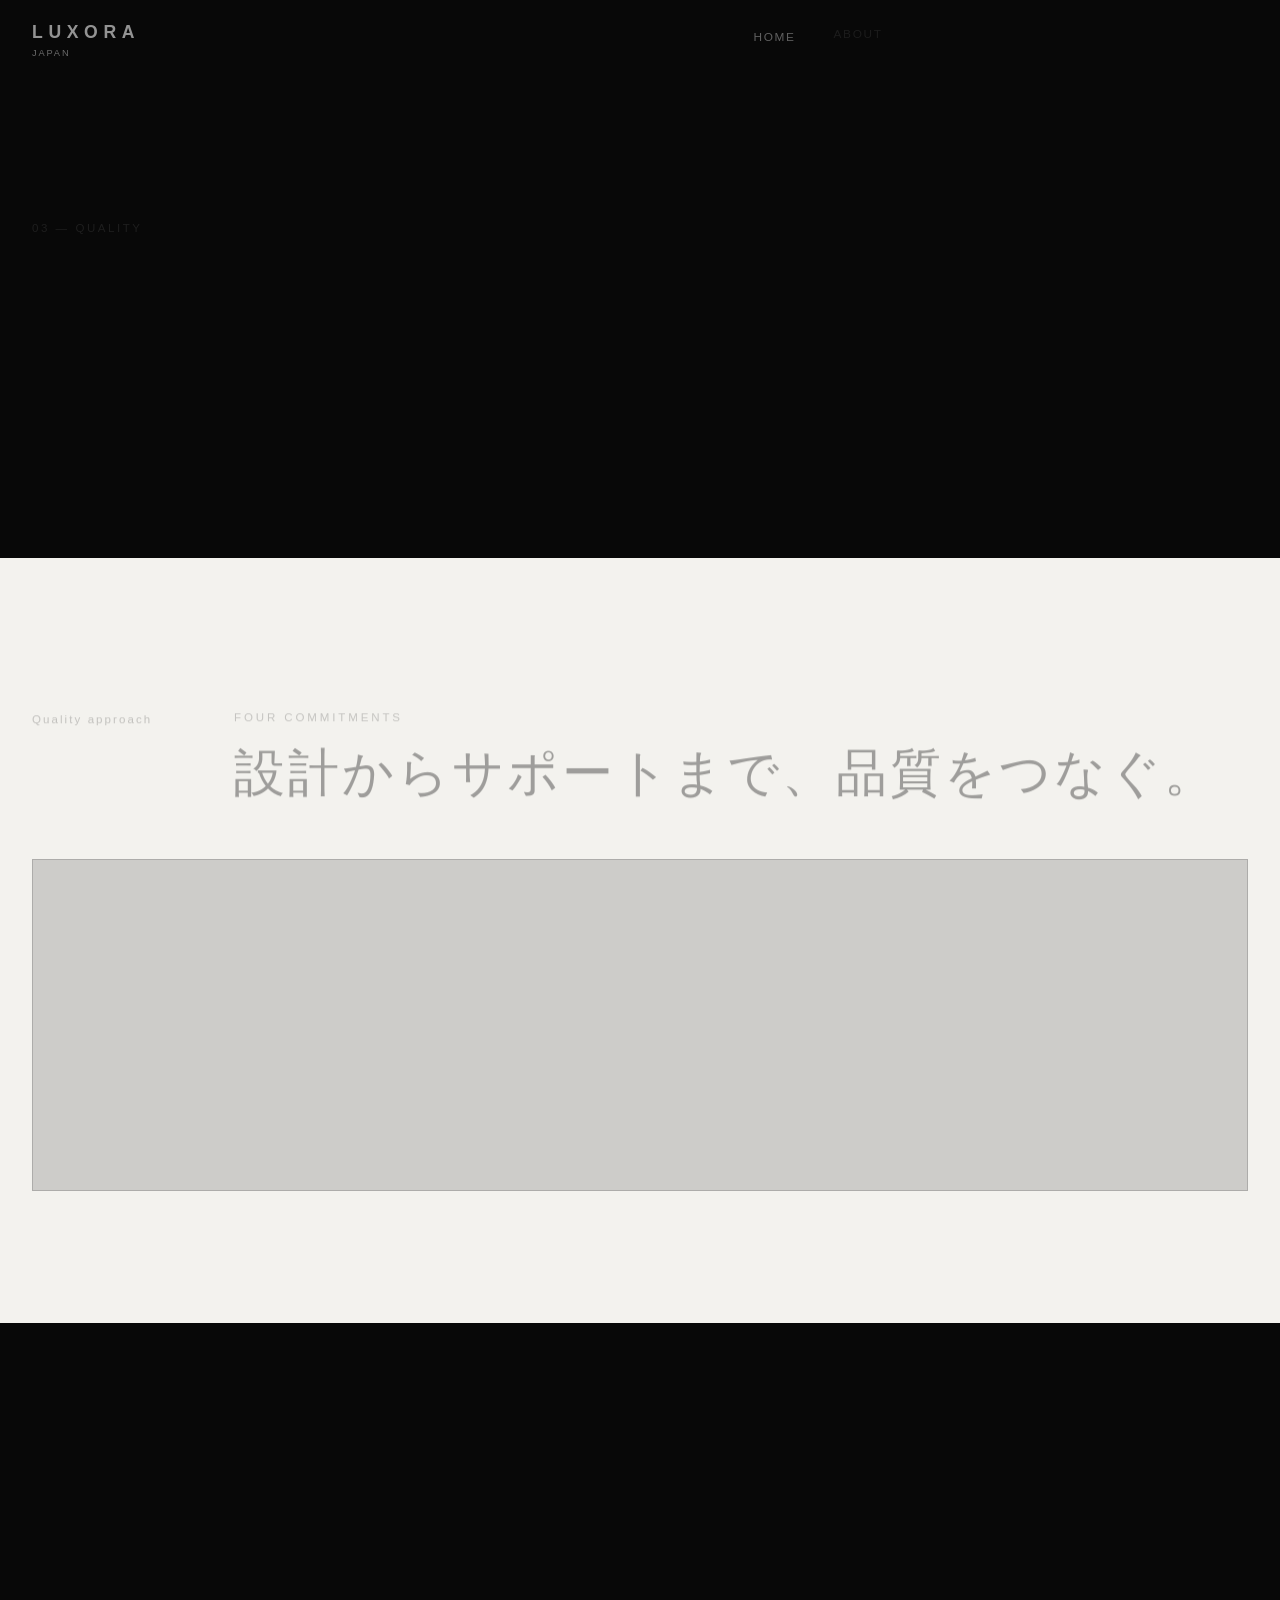
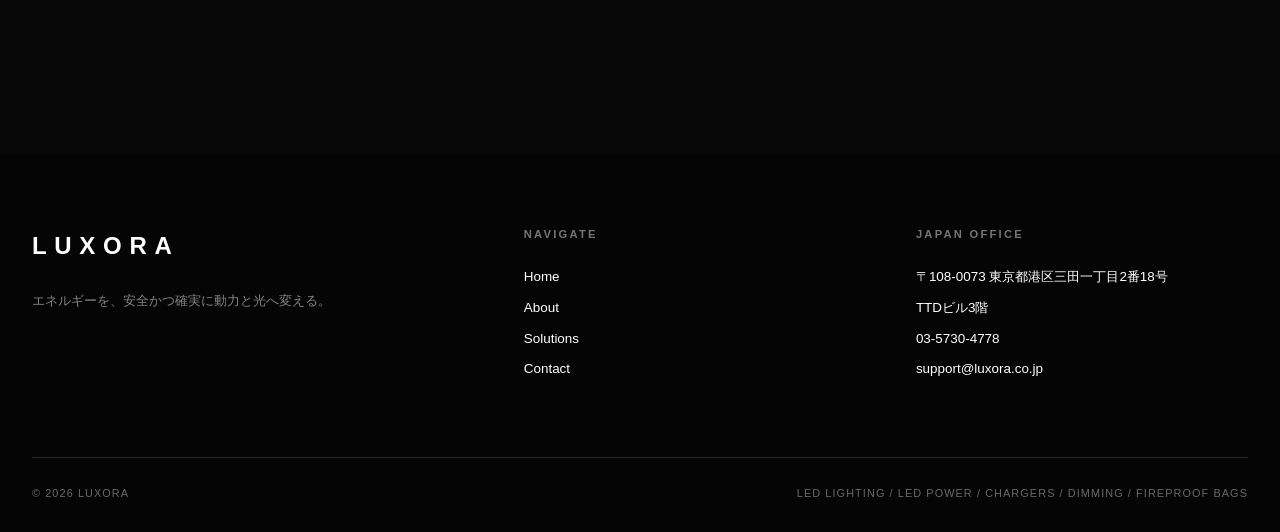
<file: quality.html>
<!doctype html><html lang="ja"><head><meta charset="utf-8"><meta name="viewport" content="width=device-width, initial-scale=1"><meta http-equiv="Content-Security-Policy" content="default-src 'self'; base-uri 'self'; object-src 'none'; script-src 'self'; style-src 'self'; img-src 'self' data:; font-src 'self'; connect-src 'self'; form-action 'self'; frame-src 'none'; media-src 'self'; upgrade-insecure-requests"><meta name="referrer" content="strict-origin-when-cross-origin"><meta http-equiv="Permissions-Policy" content="camera=(), microphone=(), geolocation=(), payment=()"><link rel="canonical" href="/quality/"><meta http-equiv="refresh" content="0; url=./quality/"></head><body></body></html>
</file>
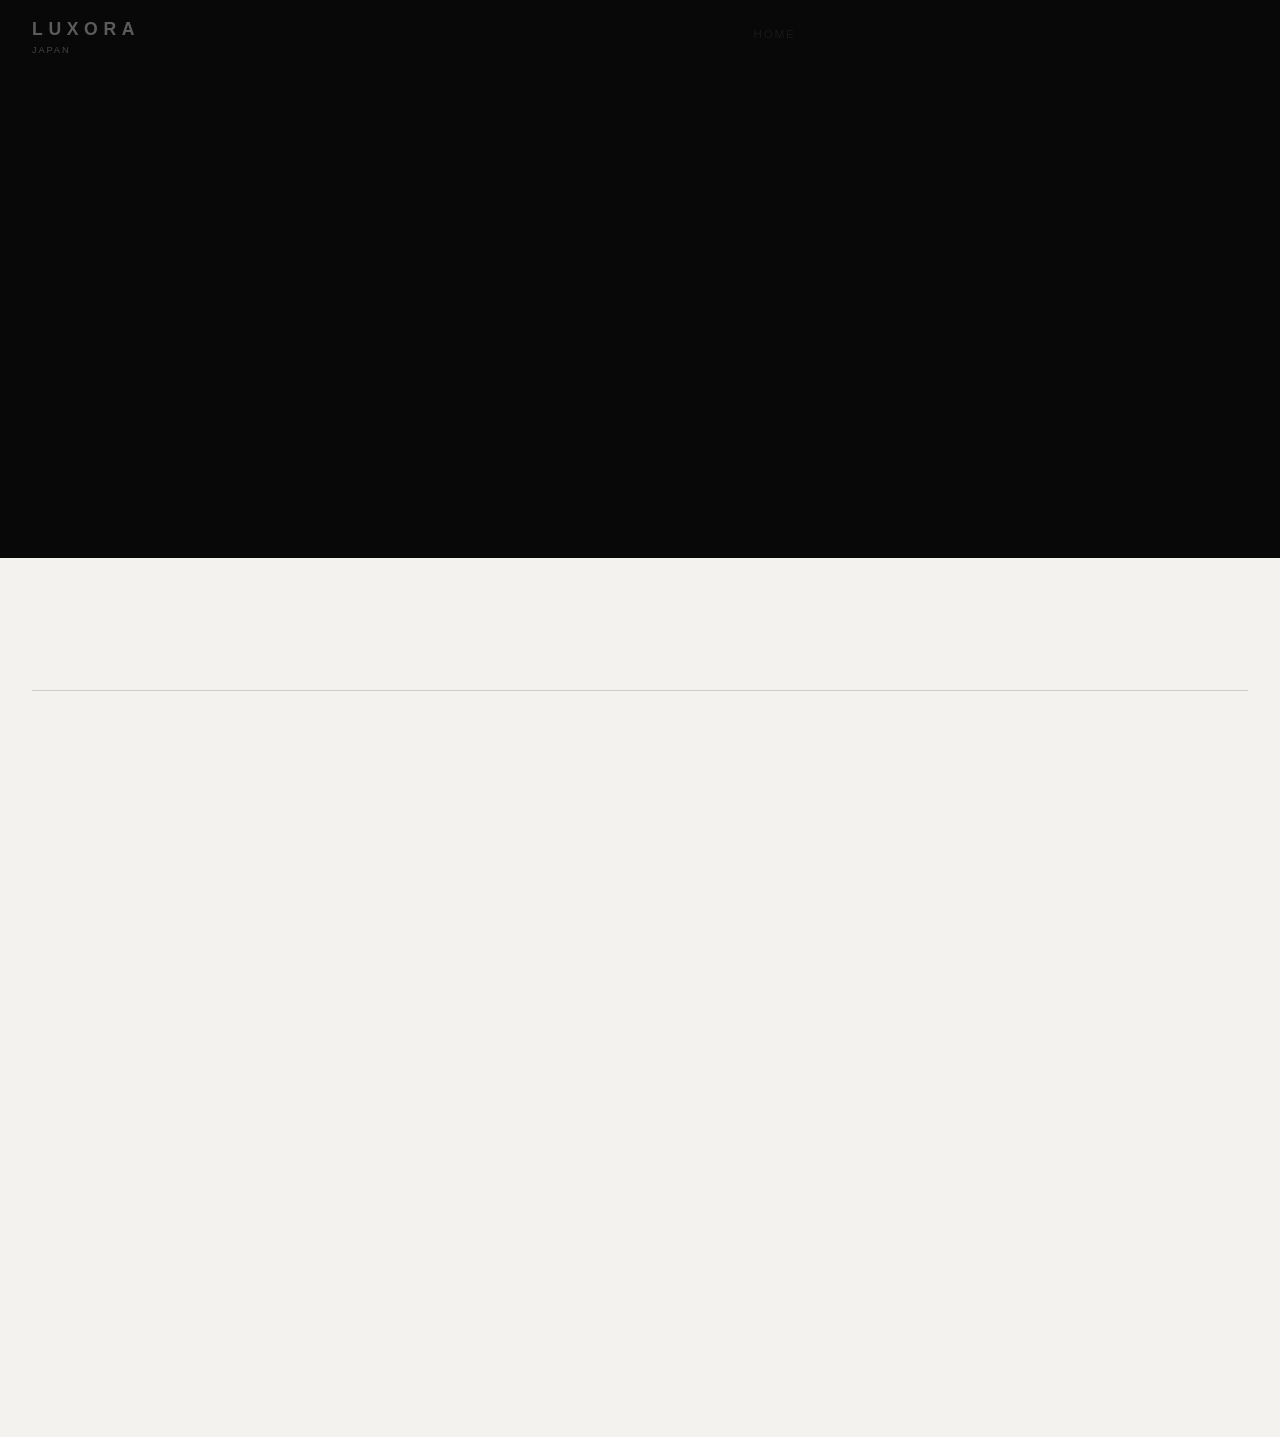
<file: solutions.html>
<!doctype html><html lang="ja"><head><meta charset="utf-8"><meta name="viewport" content="width=device-width, initial-scale=1"><meta http-equiv="Content-Security-Policy" content="default-src 'self'; base-uri 'self'; object-src 'none'; script-src 'self'; style-src 'self'; img-src 'self' data:; font-src 'self'; connect-src 'self'; form-action 'self'; frame-src 'none'; media-src 'self'; upgrade-insecure-requests"><meta name="referrer" content="strict-origin-when-cross-origin"><meta http-equiv="Permissions-Policy" content="camera=(), microphone=(), geolocation=(), payment=()"><link rel="canonical" href="/solutions/"><meta http-equiv="refresh" content="0; url=./solutions/"></head><body></body></html>
</file>
<file: assets/styles.css>
:root {
  --ink: #080808;
  --ink-soft: #11110f;
  --paper: #f3f2ee;
  --paper-bright: #faf9f6;
  --line: rgba(10, 10, 10, 0.16);
  --line-light: rgba(255, 255, 255, 0.22);
  --warm: #d8b17a;
  --warm-light: #f4dfbd;
  --muted: #77746d;
  --serif: "Yu Mincho", "Hiragino Mincho ProN", "Noto Serif JP", serif;
  --sans: "Helvetica Neue", "Hiragino Kaku Gothic ProN", "Yu Gothic", sans-serif;
  --max: 1240px;
}

* { box-sizing: border-box; }

html { scroll-behavior: smooth; }

body {
  margin: 0;
  color: var(--ink);
  background: var(--paper);
  font-family: var(--sans);
  font-size: 16px;
  line-height: 1.8;
  -webkit-font-smoothing: antialiased;
}

body.menu-open { overflow: hidden; }

a { color: inherit; text-decoration: none; }
img { display: block; max-width: 100%; }
button, input, textarea { font: inherit; }

.skip-link {
  position: fixed;
  z-index: 999;
  top: 12px;
  left: 12px;
  padding: 10px 16px;
  background: #fff;
  color: #000;
  transform: translateY(-150%);
}

.skip-link:focus { transform: translateY(0); }

.site-header {
  position: fixed;
  z-index: 100;
  inset: 0 0 auto;
  height: 92px;
  color: #fff;
  transition: background .35s ease, height .35s ease, color .35s ease;
}

.site-header.scrolled,
.site-header.is-light {
  height: 76px;
  color: var(--ink);
  background: rgba(250, 249, 246, .94);
  border-bottom: 1px solid var(--line);
  backdrop-filter: blur(16px);
}

.header-inner {
  width: min(calc(100% - 64px), var(--max));
  height: 100%;
  margin: auto;
  display: flex;
  align-items: center;
  justify-content: space-between;
}

.wordmark {
  display: inline-flex;
  flex-direction: column;
  font-size: 1.1rem;
  font-weight: 600;
  letter-spacing: .32em;
  line-height: 1;
}

.wordmark small {
  margin-top: 8px;
  font-size: .58rem;
  font-weight: 400;
  letter-spacing: .2em;
  opacity: .7;
}

.nav-list {
  display: flex;
  align-items: center;
  gap: 38px;
  margin: 0;
  padding: 0;
  list-style: none;
  font-size: .74rem;
  letter-spacing: .14em;
  text-transform: uppercase;
}

.nav-list a { position: relative; padding: 10px 0; }
.nav-list a::after {
  content: "";
  position: absolute;
  inset: auto 0 3px;
  height: 1px;
  background: currentColor;
  transform: scaleX(0);
  transform-origin: right;
  transition: transform .3s ease;
}
.nav-list a:hover::after,
.nav-list a[aria-current="page"]::after { transform: scaleX(1); transform-origin: left; }
.nav-contact { border: 1px solid currentColor; padding: 9px 18px !important; }
.nav-contact::after { display: none; }

.menu-toggle {
  display: none;
  width: 44px;
  height: 44px;
  border: 0;
  background: transparent;
  color: currentColor;
  cursor: pointer;
}
.menu-toggle span,
.menu-toggle::before,
.menu-toggle::after {
  content: "";
  display: block;
  width: 24px;
  height: 1px;
  margin: 6px auto;
  background: currentColor;
  transition: transform .25s ease, opacity .25s ease;
}
.menu-open .menu-toggle span { opacity: 0; }
.menu-open .menu-toggle::before { transform: translateY(7px) rotate(45deg); }
.menu-open .menu-toggle::after { transform: translateY(-7px) rotate(-45deg); }

.home-hero {
  position: relative;
  min-height: 92vh;
  display: grid;
  place-items: end start;
  overflow: hidden;
  color: #fff;
  background: #050505;
}

.home-hero::before {
  content: "";
  position: absolute;
  inset: 0;
  background: linear-gradient(90deg, rgba(0,0,0,.88) 0%, rgba(0,0,0,.48) 44%, rgba(0,0,0,.05) 82%), url("hero-corridor.png") center/cover no-repeat;
  transform: scale(1.03);
  animation: hero-in 1.6s cubic-bezier(.2,.7,.2,1) forwards;
}

@keyframes hero-in { to { transform: scale(1); } }

.hero-inner {
  position: relative;
  z-index: 1;
  width: min(calc(100% - 96px), var(--max));
  margin: 0 auto 9vh;
  display: grid;
  grid-template-columns: 1fr auto;
  align-items: end;
  gap: 32px;
}

.eyebrow {
  display: flex;
  align-items: center;
  gap: 14px;
  margin: 0 0 28px;
  font-size: .72rem;
  letter-spacing: .24em;
  text-transform: uppercase;
}

.eyebrow::before { content: ""; width: 42px; height: 1px; background: currentColor; opacity: .65; }

.hero-title {
  max-width: 680px;
  margin: 0;
  font-family: var(--serif);
  font-size: clamp(2.9rem, 6vw, 6.3rem);
  font-weight: 400;
  line-height: 1.32;
  letter-spacing: .08em;
}

.hero-title span { color: var(--warm-light); }

.hero-copy { max-width: 530px; margin: 28px 0 0; color: rgba(255,255,255,.74); }

.hero-index {
  display: grid;
  place-items: center;
  width: 94px;
  height: 94px;
  border: 1px solid var(--line-light);
  border-radius: 50%;
  font-size: .72rem;
  letter-spacing: .15em;
}

.scroll-cue {
  position: absolute;
  z-index: 2;
  right: 32px;
  bottom: 42px;
  display: flex;
  align-items: center;
  gap: 12px;
  font-size: .64rem;
  letter-spacing: .2em;
  writing-mode: vertical-rl;
  text-transform: uppercase;
}
.scroll-cue::after { content: ""; width: 1px; height: 56px; background: #fff; opacity: .55; }

.section { padding: 132px 0; }
.section-dark { color: #fff; background: var(--ink); }
.container { width: min(calc(100% - 64px), var(--max)); margin: auto; }

.section-head {
  display: grid;
  grid-template-columns: 160px minmax(0, 1fr);
  gap: 42px;
  align-items: start;
  margin-bottom: 68px;
}

.section-number { font-size: .72rem; letter-spacing: .18em; opacity: .58; }
.section-title { margin: 0; font-family: var(--serif); font-size: clamp(2rem, 4vw, 4rem); font-weight: 400; line-height: 1.45; letter-spacing: .06em; }
.section-title .en { display: block; margin-bottom: 10px; font-family: var(--sans); font-size: .72rem; letter-spacing: .25em; text-transform: uppercase; opacity: .55; }

.intro-grid { display: grid; grid-template-columns: 1.2fr .8fr; gap: 10vw; align-items: end; }
.intro-copy { max-width: 680px; margin: 0; font-family: var(--serif); font-size: clamp(1.5rem, 2.8vw, 2.7rem); line-height: 1.9; letter-spacing: .07em; }
.intro-note { margin: 0; color: var(--muted); }

.text-link { display: inline-flex; align-items: center; gap: 20px; margin-top: 32px; font-size: .78rem; letter-spacing: .14em; text-transform: uppercase; }
.text-link::after { content: "→"; transition: transform .25s ease; }
.text-link:hover::after { transform: translateX(8px); }

.solution-grid { display: grid; grid-template-columns: repeat(5, 1fr); border-top: 1px solid var(--line-light); border-left: 1px solid var(--line-light); }
.solution-card { min-height: 390px; padding: 30px; border-right: 1px solid var(--line-light); border-bottom: 1px solid var(--line-light); display: flex; flex-direction: column; transition: background .3s ease; }
.solution-card:hover { background: #171713; }
.card-index { font-size: .66rem; letter-spacing: .2em; opacity: .5; }
.card-graphic { position: relative; flex: 1; min-height: 150px; }
.card-graphic::before,
.card-graphic::after { content: ""; position: absolute; }
.card-graphic.line::before { top: 58%; left: 3%; width: 90%; height: 2px; background: var(--warm-light); box-shadow: 0 0 18px var(--warm); transform: rotate(-18deg); }
.card-graphic.dial::before { inset: 28px auto auto 50%; width: 106px; height: 106px; border: 1px solid #aaa; border-radius: 50%; transform: translateX(-50%); background: radial-gradient(circle, #30302d 0 7%, #111 8% 58%, #2a2a28 60% 61%, #0a0a0a 62%); }
.card-graphic.dial::after { top: 20px; left: 50%; width: 1px; height: 25px; background: #fff; }
.card-graphic.circuit { background: repeating-linear-gradient(90deg, transparent 0 22px, rgba(255,255,255,.12) 23px 24px), repeating-linear-gradient(0deg, transparent 0 28px, rgba(255,255,255,.08) 29px 30px); margin: 34px 0; }
.card-graphic.circuit::before { inset: 30% 20%; border: 1px solid var(--warm); box-shadow: 36px -32px 0 -12px #191916, 36px -32px 0 -11px rgba(255,255,255,.4); }
.card-graphic.custom::before { inset: 25% 13%; border: 1px solid rgba(255,255,255,.45); }
.card-graphic.custom::after { width: 60%; height: 1px; left: 20%; top: 50%; background: var(--warm-light); box-shadow: 0 0 14px var(--warm); }
.card-graphic.fabric::before { top: 28%; left: 16%; width: 68%; height: 48%; border: 1px solid rgba(255,255,255,.5); border-radius: 2px 2px 15px 15px; background: repeating-linear-gradient(135deg, transparent 0 9px, rgba(255,255,255,.06) 10px 11px); box-shadow: inset 0 16px 0 rgba(255,255,255,.025); }
.card-graphic.fabric::after { top: 18%; left: 33%; width: 34%; height: 22%; border: 1px solid var(--warm-light); border-bottom: 0; border-radius: 48% 48% 0 0; box-shadow: 0 28px 0 -13px rgba(255,255,255,.38); }
.card-graphic.charger { min-height: 160px; }
.charger-body { position: absolute; top: 20%; left: 39%; width: 22%; height: 59%; border: 1px solid rgba(255,255,255,.64); border-radius: 3px; }
.charger-body::before { content: ""; position: absolute; top: -6px; left: 30%; width: 40%; height: 5px; border: 1px solid rgba(255,255,255,.52); border-bottom: 0; border-radius: 2px 2px 0 0; }
.charger-body i { display: block; position: absolute; top: 20%; left: 22%; width: 56%; height: 3px; background: var(--warm-light); box-shadow: 0 11px 0 var(--warm-light), 0 22px 0 var(--warm-light); filter: drop-shadow(0 0 5px rgba(230,207,165,.38)); }
.solution-card h3 { margin: 0 0 8px; font-size: .9rem; font-weight: 500; letter-spacing: .12em; }
.solution-card p { margin: 0; font-size: .78rem; color: rgba(255,255,255,.55); }

.principle { position: relative; overflow: hidden; }
.principle::after { content: "LUXORA"; position: absolute; right: -2vw; bottom: -8vw; color: rgba(0,0,0,.035); font-size: clamp(7rem, 20vw, 20rem); font-weight: 700; letter-spacing: -.05em; line-height: 1; pointer-events: none; }
.principle-grid { position: relative; z-index: 1; display: grid; grid-template-columns: .8fr 1.2fr; gap: 9vw; }
.principle-statement { margin: 0; font-family: var(--serif); font-size: clamp(2rem, 4.2vw, 4.7rem); font-weight: 400; line-height: 1.55; }
.principle-copy { max-width: 560px; margin: 10px 0 0; }
.principle-list { margin: 48px 0 0; padding: 0; list-style: none; border-top: 1px solid var(--line); }
.principle-list li { display: grid; grid-template-columns: 48px 1fr; padding: 18px 0; border-bottom: 1px solid var(--line); font-size: .86rem; letter-spacing: .06em; }

.cta-band { padding: 90px 0; color: #fff; background: #161613; }
.cta-inner { display: flex; justify-content: space-between; align-items: center; gap: 42px; }
.cta-title { margin: 0; font-family: var(--serif); font-size: clamp(1.7rem, 3vw, 3rem); font-weight: 400; letter-spacing: .05em; }
.outline-button { display: inline-flex; justify-content: space-between; align-items: center; min-width: 220px; padding: 17px 22px; border: 1px solid rgba(255,255,255,.55); font-size: .75rem; letter-spacing: .12em; text-transform: uppercase; transition: color .25s ease, background .25s ease; }
.outline-button:hover { color: #111; background: #fff; }

.site-footer { padding: 70px 0 28px; color: #fff; background: #050505; }
.footer-grid { display: grid; grid-template-columns: 1.3fr repeat(2, 1fr); gap: 60px; padding-bottom: 72px; }
.footer-brand { font-size: 1.5rem; font-weight: 600; letter-spacing: .32em; }
.footer-note { max-width: 360px; margin: 22px 0 0; color: rgba(255,255,255,.5); font-size: .84rem; }
.footer-heading { margin: 0 0 18px; font-size: .7rem; letter-spacing: .2em; text-transform: uppercase; color: rgba(255,255,255,.45); }
.footer-links { margin: 0; padding: 0; list-style: none; font-size: .84rem; line-height: 2.3; }
.footer-bottom { display: flex; justify-content: space-between; padding-top: 26px; border-top: 1px solid rgba(255,255,255,.13); color: rgba(255,255,255,.4); font-size: .68rem; letter-spacing: .1em; }

.page-hero { min-height: 62vh; padding: 180px 0 84px; display: grid; align-items: end; color: #fff; background: var(--ink); }
.page-hero .container { display: grid; grid-template-columns: 160px 1fr; gap: 42px; }
.page-kicker { margin: 8px 0 0; font-size: .72rem; letter-spacing: .22em; opacity: .55; text-transform: uppercase; }
.page-title { margin: 0; font-family: var(--serif); font-size: clamp(3rem, 7vw, 7.5rem); font-weight: 400; line-height: 1.1; letter-spacing: .05em; }
.page-lead { max-width: 650px; margin: 28px 0 0; color: rgba(255,255,255,.65); }

.split-content { display: grid; grid-template-columns: .85fr 1.15fr; gap: 9vw; }
.sticky-label { position: sticky; top: 120px; align-self: start; }
.content-block + .content-block { margin-top: 90px; padding-top: 70px; border-top: 1px solid var(--line); }
.content-block h2 { margin: 0 0 26px; font-family: var(--serif); font-size: clamp(1.8rem, 3vw, 3rem); font-weight: 400; letter-spacing: .06em; }
.content-block p { margin: 0 0 18px; color: #54514b; }

.data-list { margin: 44px 0 0; border-top: 1px solid var(--line); }
.data-row { display: grid; grid-template-columns: 180px 1fr; gap: 24px; padding: 19px 0; border-bottom: 1px solid var(--line); }
.data-row dt { font-size: .78rem; color: var(--muted); }
.data-row dd { margin: 0; }

.service-list { border-top: 1px solid var(--line); }
.service-item { display: grid; grid-template-columns: 90px 1fr 1fr; gap: 36px; padding: 48px 0; border-bottom: 1px solid var(--line); align-items: start; }
.service-num { font-size: .72rem; letter-spacing: .14em; color: var(--muted); }
.service-item h2 { margin: 0; font-family: var(--serif); font-size: clamp(1.6rem, 3vw, 2.8rem); font-weight: 400; line-height: 1.5; }
.service-item h2 small { display: block; margin-top: 12px; font-family: var(--sans); font-size: .72rem; letter-spacing: .17em; text-transform: uppercase; color: var(--muted); }
.service-item p { margin: 0; color: #54514b; }

.quality-grid { display: grid; grid-template-columns: repeat(3, 1fr); gap: 1px; background: var(--line); border: 1px solid var(--line); }
.quality-card { min-height: 330px; padding: 40px; background: var(--paper); }
.quality-card .num { font-size: .68rem; letter-spacing: .16em; color: var(--muted); }
.quality-card h2 { margin: 72px 0 20px; font-family: var(--serif); font-size: 1.65rem; font-weight: 400; }
.quality-card p { margin: 0; color: #5e5a53; font-size: .9rem; }

.contact-layout { display: grid; grid-template-columns: .85fr 1.15fr; gap: 9vw; }
.contact-note { color: #5e5a53; }
.contact-card { padding: 40px; color: #fff; background: #131311; }
.contact-card h2 { margin: 0 0 32px; font-family: var(--serif); font-weight: 400; }
.contact-lines { margin: 0; padding: 0; list-style: none; }
.contact-lines li { padding: 16px 0; border-top: 1px solid rgba(255,255,255,.16); }
.contact-lines span { display: block; margin-bottom: 5px; font-size: .65rem; letter-spacing: .16em; color: rgba(255,255,255,.45); text-transform: uppercase; }
.parent-link { margin-top: 24px; }

.fireproof-hero { min-height: 48vh; }
.fireproof-detail { scroll-margin-top: 84px; }
.fireproof-detail-head { display: flex; align-items: end; justify-content: space-between; gap: 32px; margin-bottom: 42px; }
.fireproof-detail-head .section-title { font-size: clamp(1.8rem, 3.5vw, 3rem); }
.fireproof-detail-head p { max-width: 500px; margin: 0; color: #5e5a53; }
.fireproof-poster { width: min(100%, 760px); margin: 0 auto; }
.fireproof-poster figcaption { display: flex; justify-content: space-between; align-items: center; gap: 20px; padding-top: 14px; color: var(--muted); font-size: .75rem; }
.product-sheet-preview { display: block; width: 100%; height: auto; border: 1px solid rgba(10,10,10,.14); background: #fff; box-shadow: 0 20px 60px rgba(0,0,0,.12); }
.pdf-download-button { display: inline-flex; align-items: center; justify-content: space-between; gap: 18px; padding: 11px 14px; border: 1px solid var(--line); color: var(--ink); background: transparent; font-size: .72rem; letter-spacing: .06em; transition: color .25s ease, background .25s ease, border-color .25s ease; }
.pdf-download-button:hover, .pdf-download-button:focus-visible { border-color: var(--warm); color: #111; background: var(--warm); }
.pdf-download-button:focus-visible { outline: 2px solid #805a28; outline-offset: 4px; }
.product-sheet-grid { display: grid; grid-template-columns: repeat(2, minmax(0, 1fr)); gap: clamp(32px, 5vw, 64px) 32px; align-items: start; }
.product-sheet-card { min-width: 0; }
.product-sheet-card h3 { margin: 0 0 18px; font-family: var(--serif); font-size: clamp(1.1rem, 2vw, 1.55rem); font-weight: 400; line-height: 1.4; }
.product-sheet-grid .fireproof-poster { width: 100%; margin: 0; }
.service-detail-link { display: inline-flex; align-items: center; gap: 12px; margin-top: 14px; color: var(--ink); font-size: .78rem; }
.service-detail-link::after { content: "→"; display: inline-grid; place-items: center; width: 28px; height: 28px; flex: 0 0 28px; border: 1px solid transparent; border-radius: 50%; color: var(--ink); background: transparent; transition: transform .25s ease, color .25s ease, background .25s ease, border-color .25s ease; }
.service-detail-link:hover::after { border-color: var(--warm); color: var(--ink); background: var(--warm); transform: translateX(5px); }
.service-detail-link:focus-visible { outline: 2px solid #805a28; outline-offset: 4px; }

[data-reveal] { opacity: 0; transform: translateY(24px); transition: opacity .8s ease, transform .8s ease; }
[data-reveal].revealed { opacity: 1; transform: none; }

@media (max-width: 960px) {
  .site-header { height: 76px; }
  .header-inner, .container { width: min(calc(100% - 40px), var(--max)); }
  .menu-toggle { display: block; position: relative; z-index: 102; }
  .nav-list { position: fixed; inset: 0; z-index: 101; display: flex; flex-direction: column; justify-content: center; gap: 24px; color: #fff; background: rgba(7,7,7,.98); transform: translateX(100%); transition: transform .35s cubic-bezier(.2,.7,.2,1); font-size: 1rem; }
  .menu-open .nav-list { transform: translateX(0); }
  .menu-open .site-header { color: #fff; }
  .hero-inner { width: min(calc(100% - 48px), var(--max)); grid-template-columns: 1fr; }
  .hero-index { display: none; }
  .section { padding: 92px 0; }
  .section-head, .page-hero .container { grid-template-columns: 1fr; gap: 20px; }
  .intro-grid, .principle-grid, .split-content, .contact-layout { grid-template-columns: 1fr; gap: 48px; }
  .solution-grid { grid-template-columns: repeat(2, 1fr); }
  .sticky-label { position: static; }
  .service-item { grid-template-columns: 60px 1fr; }
  .service-item p { grid-column: 2; }
  .quality-grid { grid-template-columns: 1fr; }
  .quality-card { min-height: 240px; }
  .quality-card h2 { margin-top: 42px; }
  .footer-grid { grid-template-columns: 1fr 1fr; }
  .footer-brand-wrap { grid-column: 1 / -1; }
}

@media (max-width: 640px) {
  .header-inner, .container { width: calc(100% - 32px); }
  .wordmark { font-size: .95rem; }
  .home-hero { min-height: 780px; }
  .home-hero::before { background-position: 62% center; }
  .hero-inner { width: calc(100% - 40px); margin-bottom: 80px; }
  .hero-title { font-size: clamp(2.55rem, 13vw, 4rem); }
  .hero-copy { font-size: .9rem; }
  .scroll-cue { display: none; }
  .section-head { margin-bottom: 48px; }
  .solution-grid { grid-template-columns: 1fr; }
  .solution-card { min-height: 310px; }
  .cta-inner { align-items: flex-start; flex-direction: column; }
  .outline-button { width: 100%; }
  .footer-grid { grid-template-columns: 1fr; }
  .footer-brand-wrap { grid-column: auto; }
  .footer-bottom { flex-direction: column; gap: 10px; }
  .page-hero { min-height: 520px; padding-top: 140px; }
  .page-title { font-size: clamp(2.7rem, 16vw, 4.8rem); }
  .data-row { grid-template-columns: 1fr; gap: 6px; }
  .service-item { grid-template-columns: 1fr; gap: 14px; }
  .service-item p { grid-column: auto; }
  .contact-card { padding: 28px 22px; }
  .fireproof-detail-head { align-items: flex-start; flex-direction: column; }
  .fireproof-poster figcaption { align-items: flex-start; flex-direction: column; gap: 10px; }
  .product-sheet-grid { grid-template-columns: 1fr; gap: 40px; }
}

@media (prefers-reduced-motion: reduce) {
  *, *::before, *::after { scroll-behavior: auto !important; animation-duration: .01ms !important; transition-duration: .01ms !important; }
  [data-reveal] { opacity: 1; transform: none; }
}
</file>
